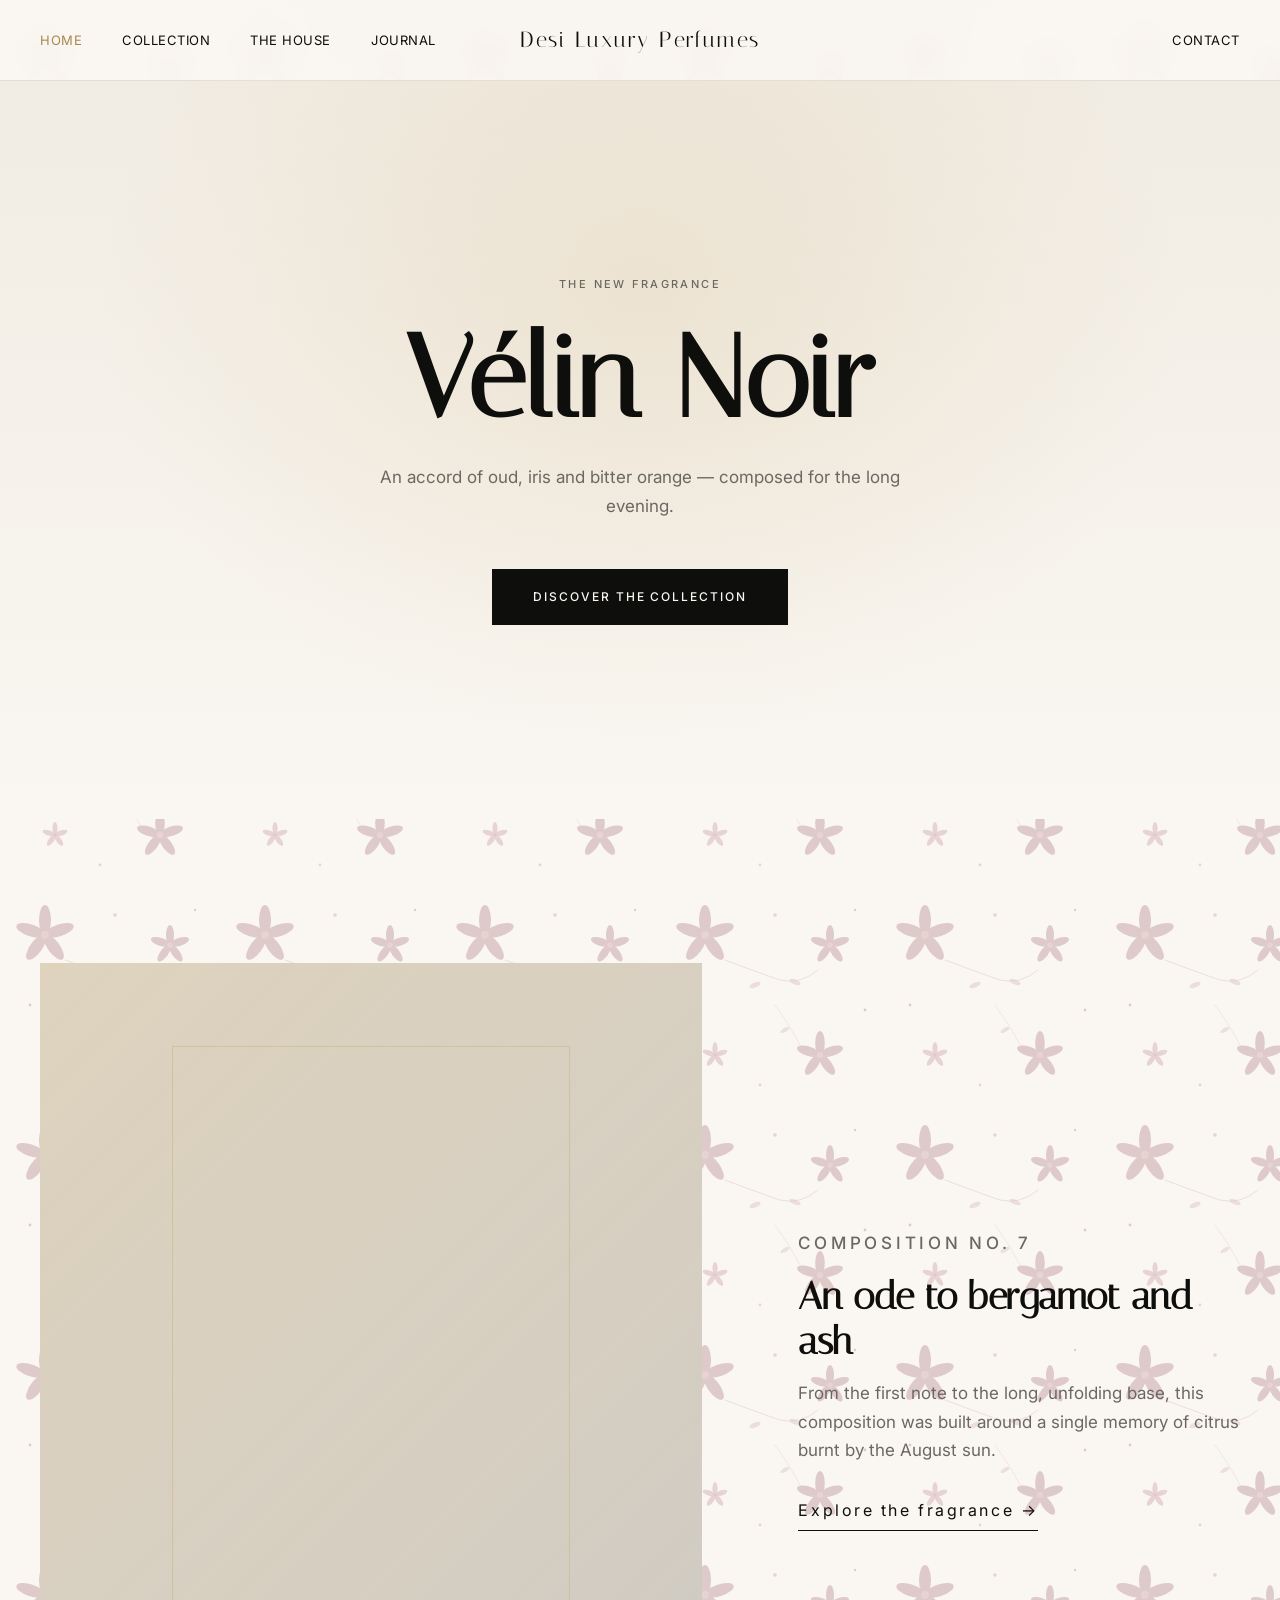
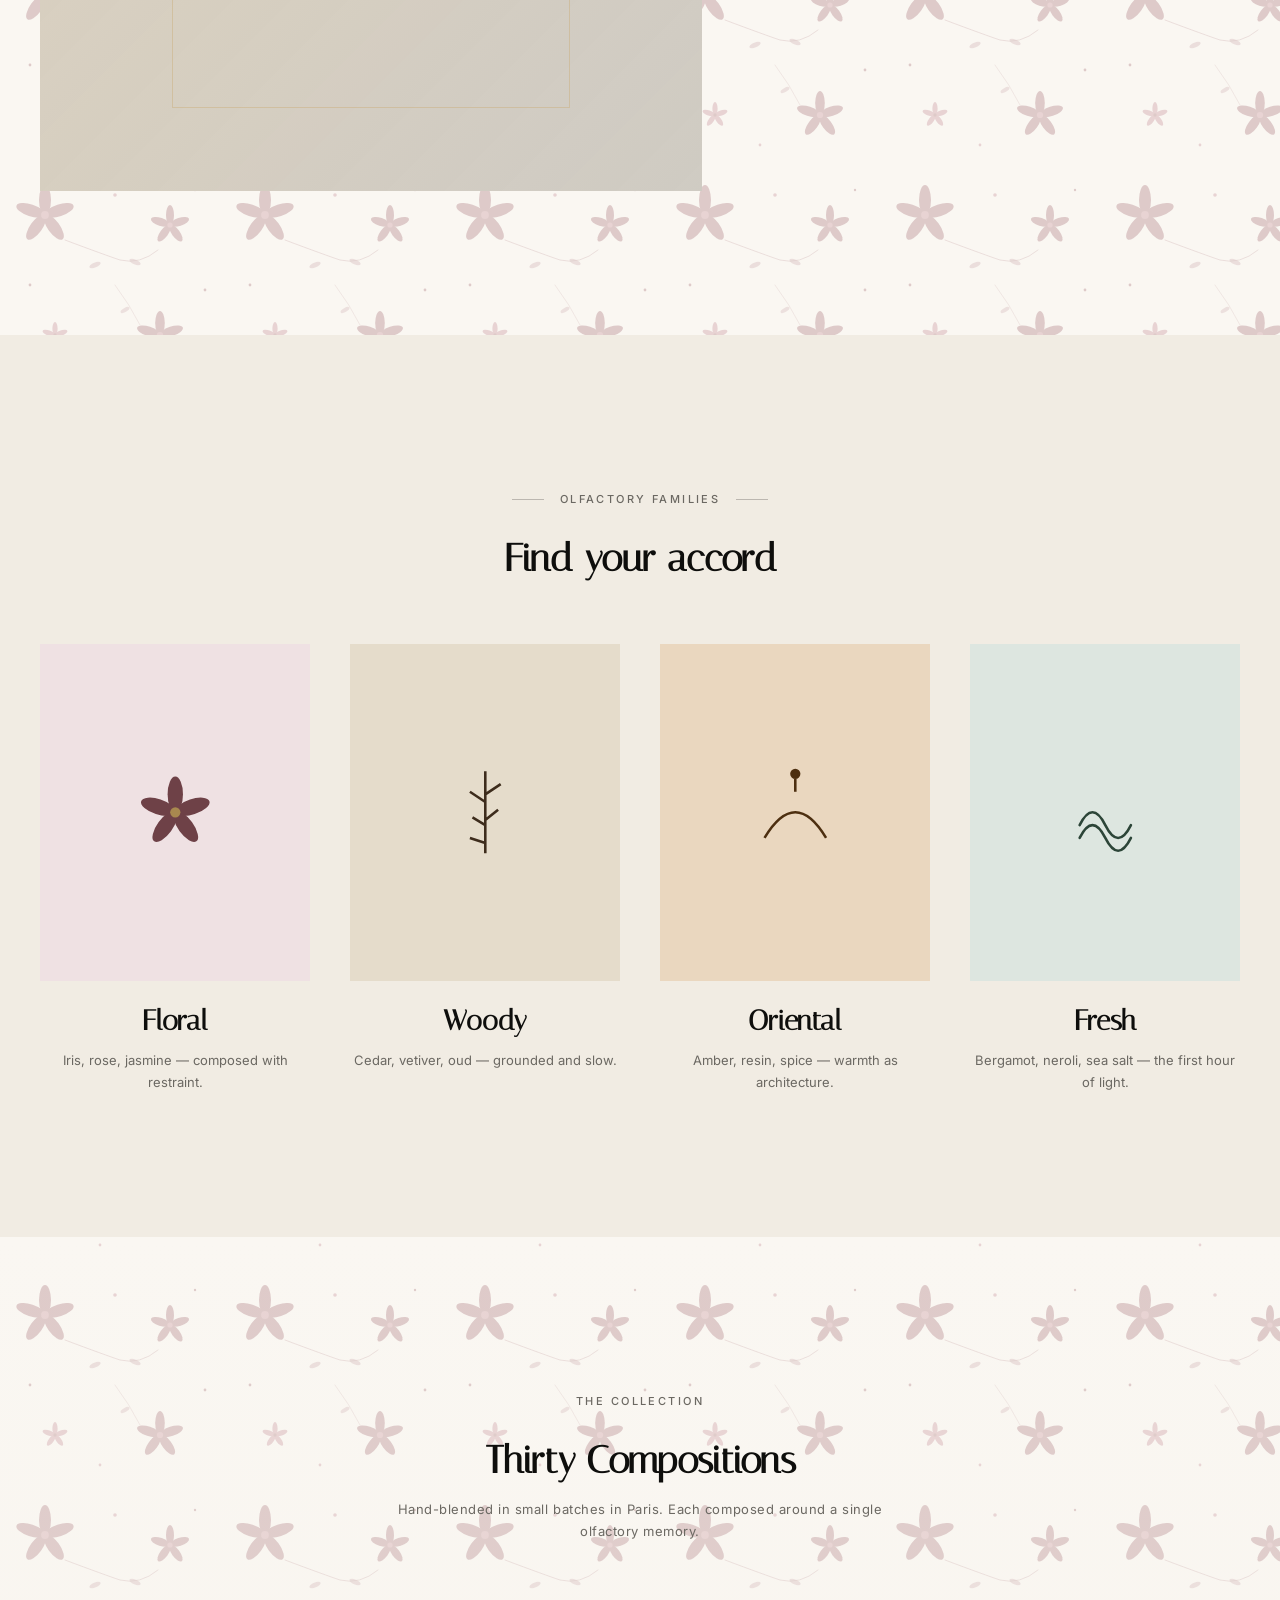
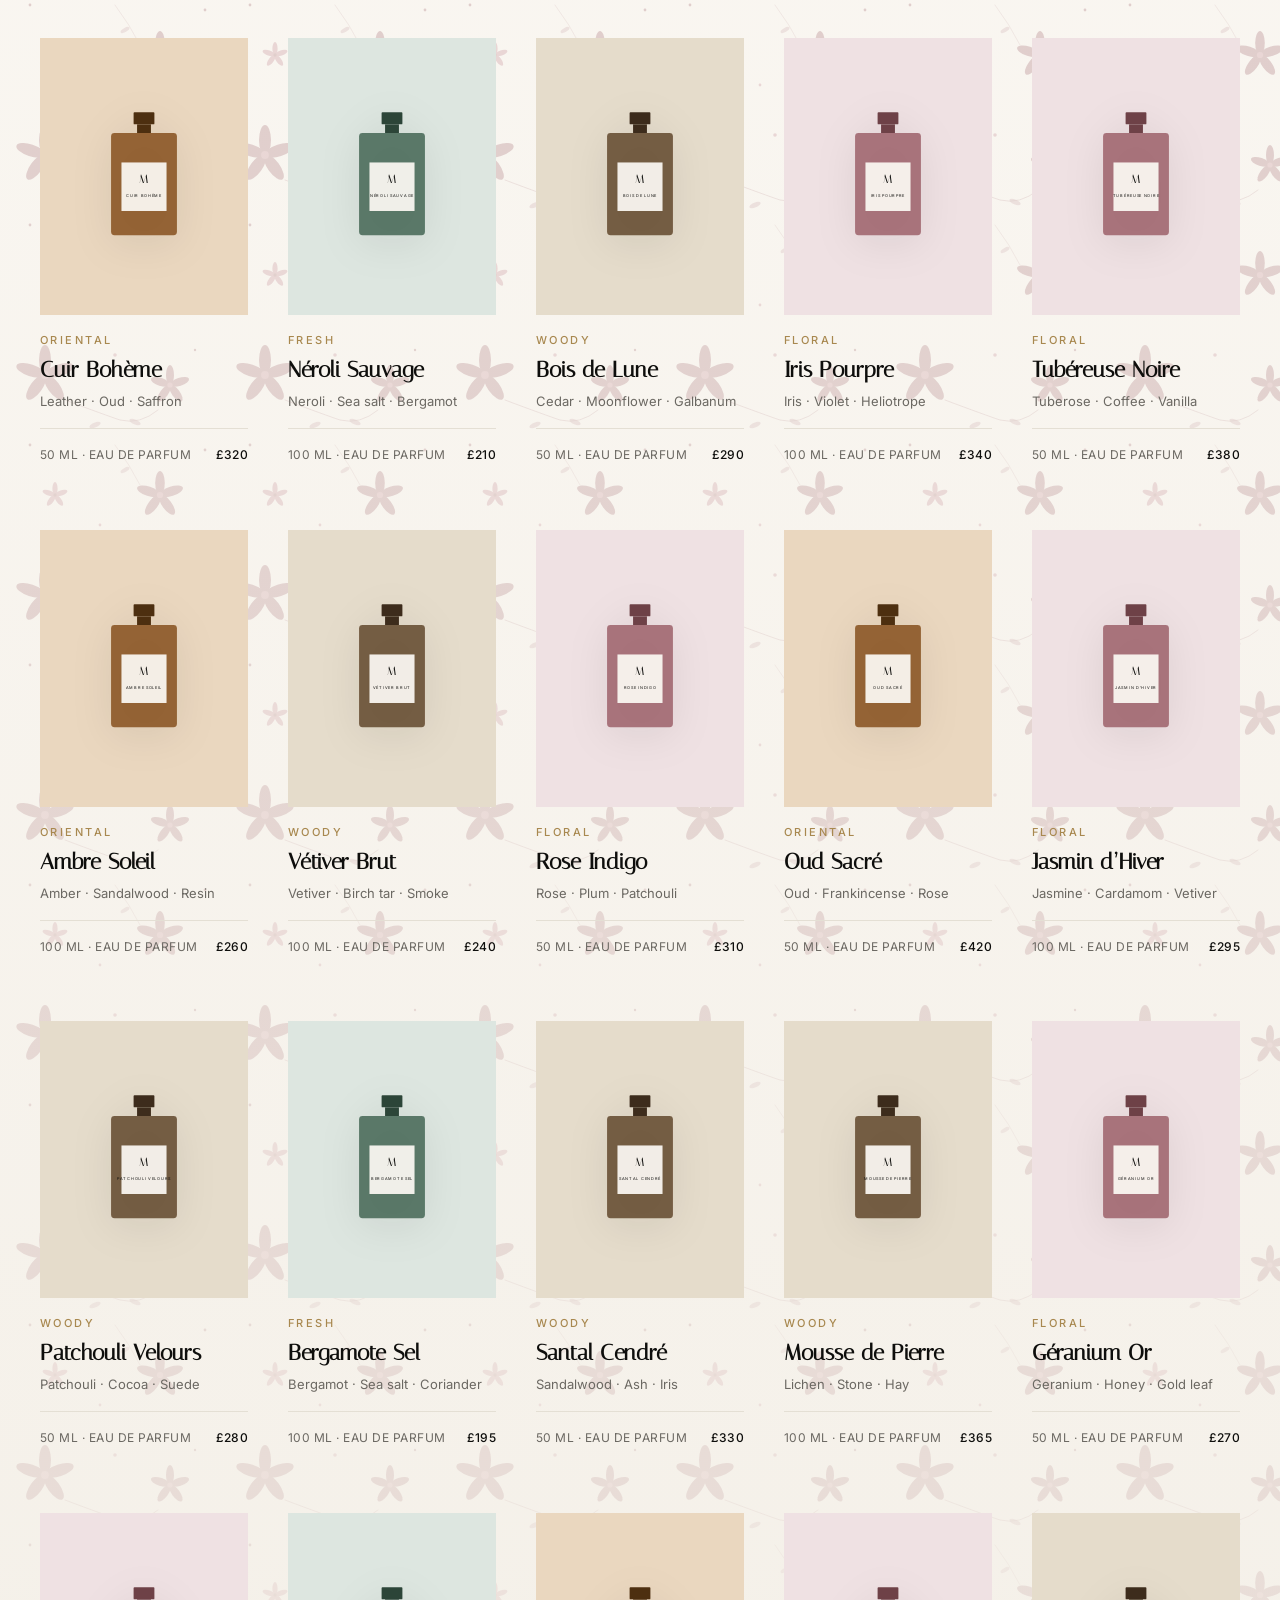
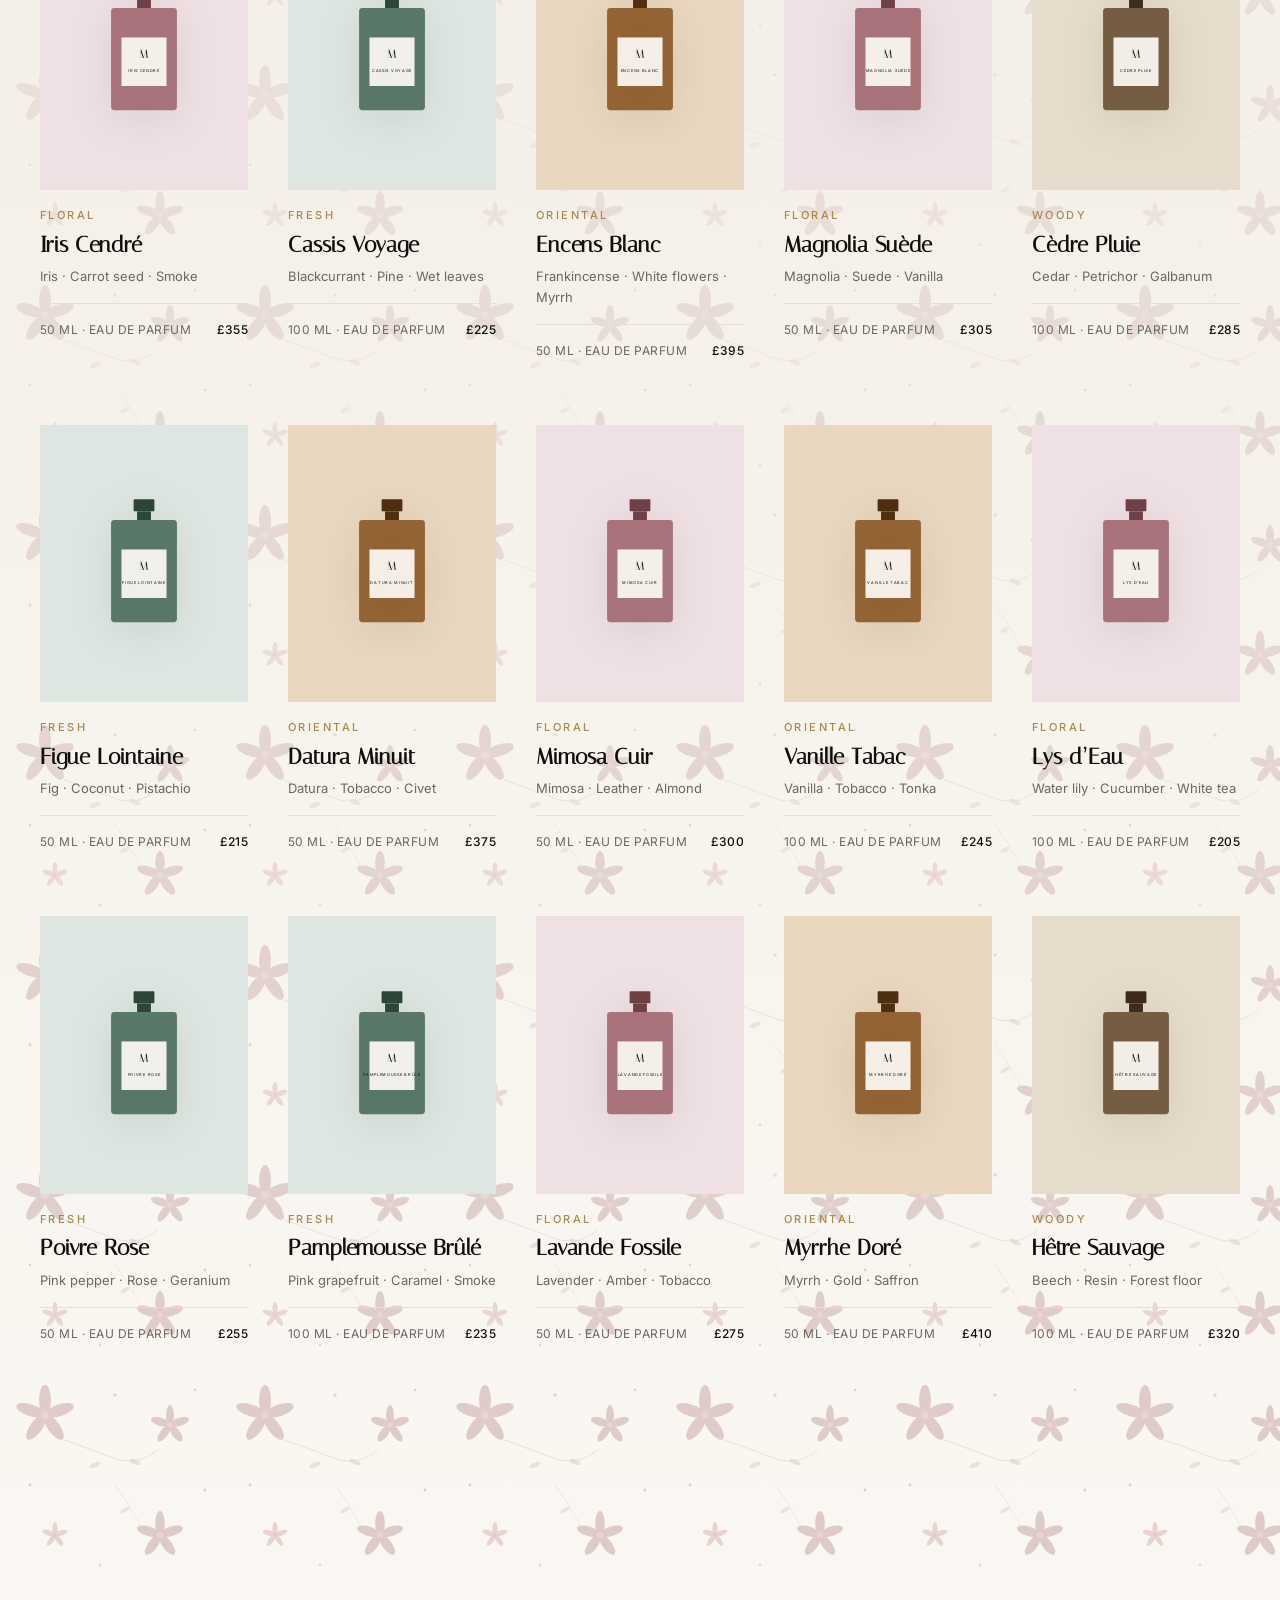
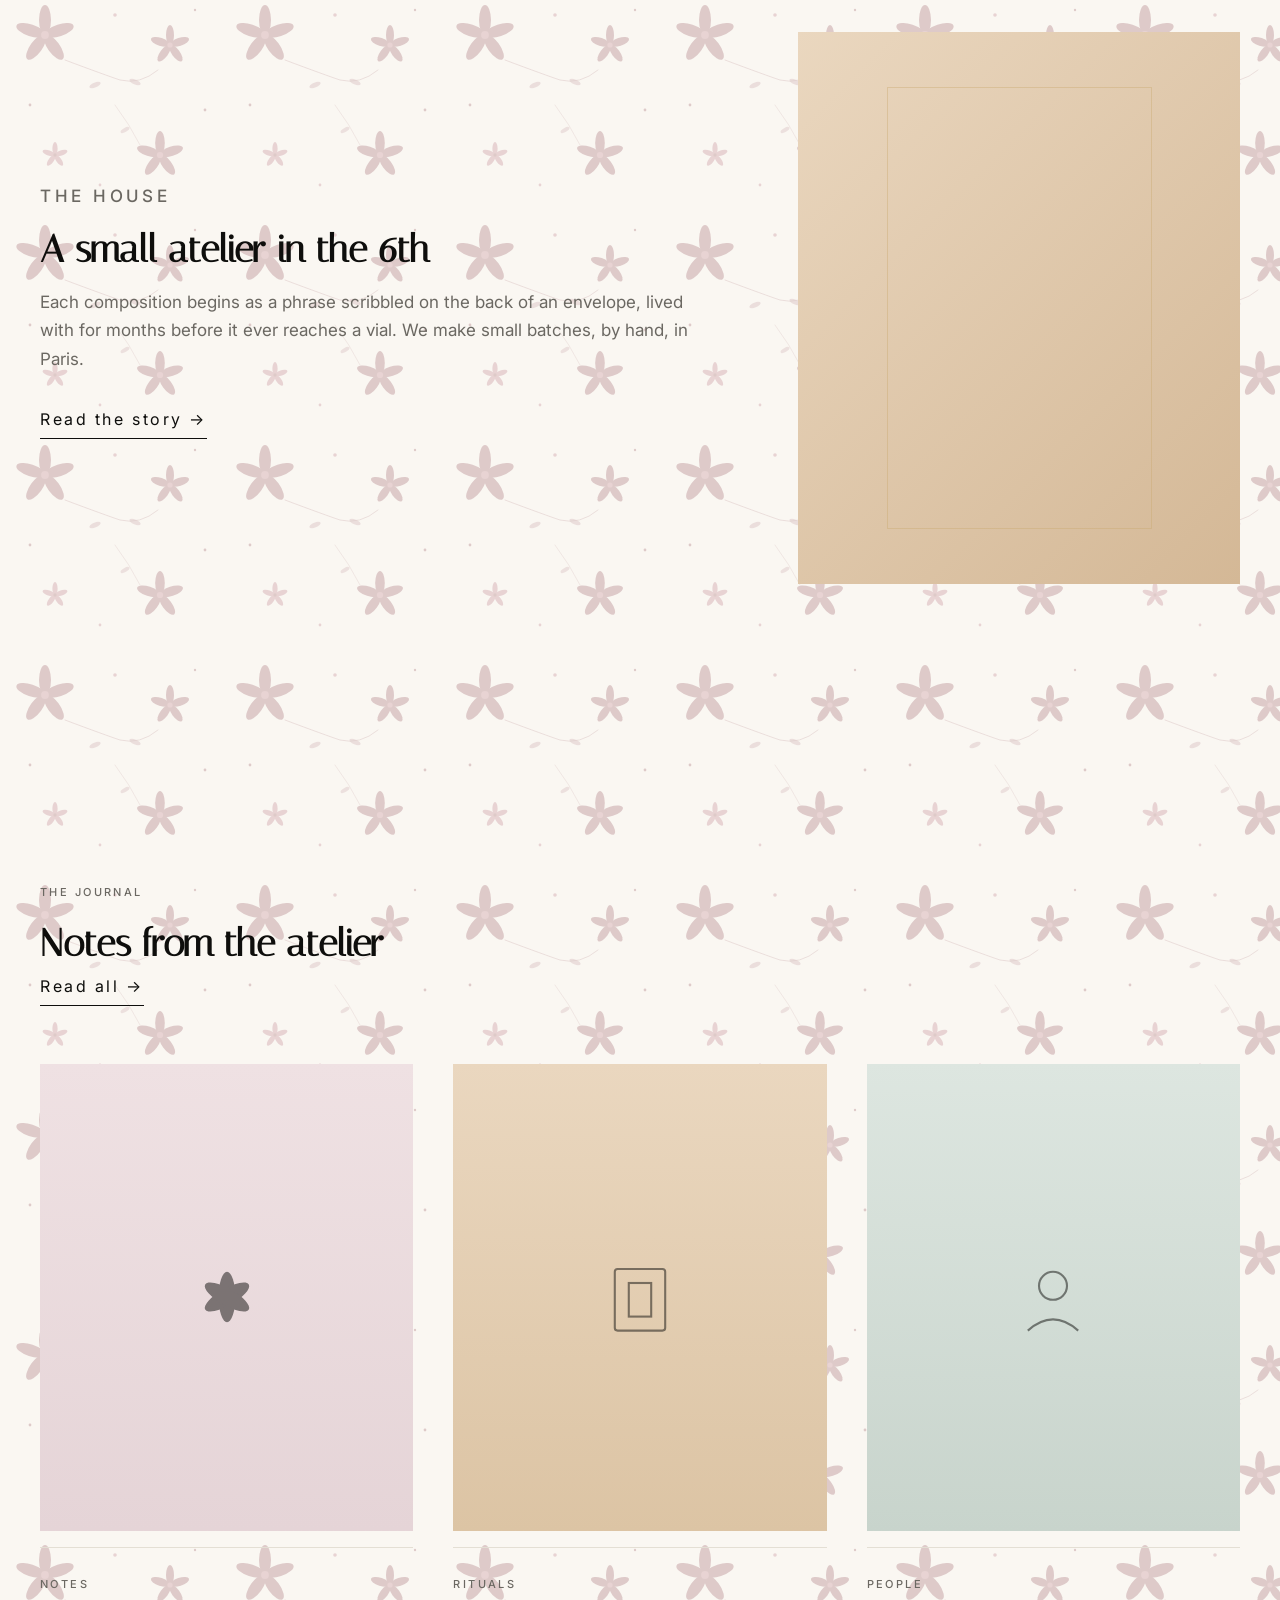
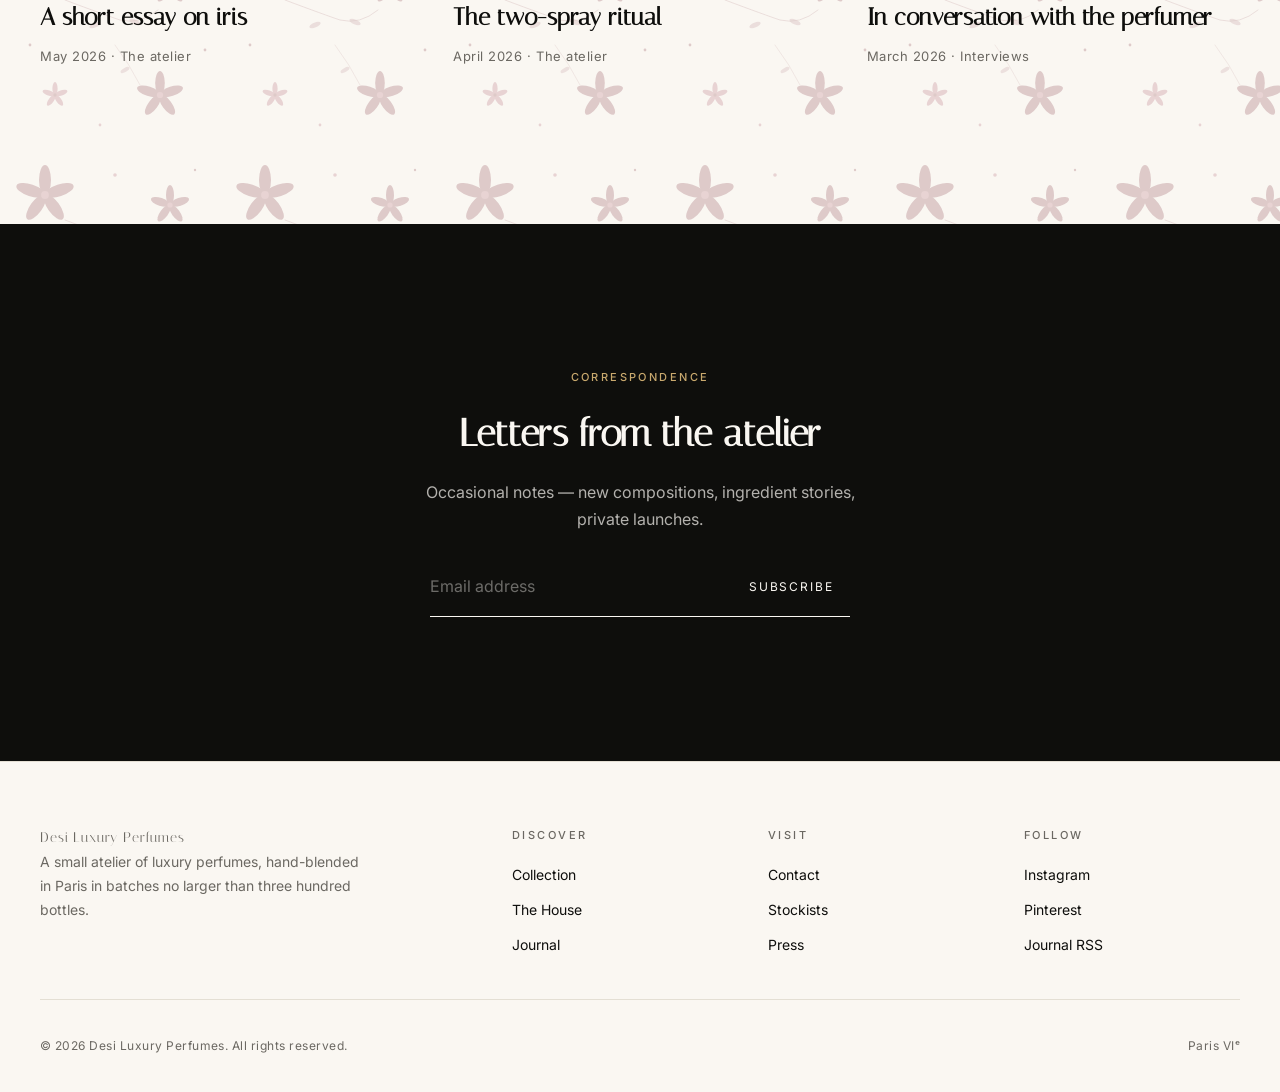
<file: index.html>
<!doctype html>
<html lang="en">
<head>
  <meta charset="utf-8">
  <meta name="viewport" content="width=device-width, initial-scale=1, viewport-fit=cover">
  <meta name="theme-color" content="#FAF7F2">
  <title>Desi Luxury Perfumes — Hand-blended fragrances</title>
  <meta name="description" content="Desi Luxury Perfumes is a small atelier composing fragrances in small batches. Thirty compositions, each built around a single olfactory memory.">

  <meta property="og:title" content="Desi Luxury Perfumes">
  <meta property="og:description" content="Thirty compositions, hand-blended in small batches.">
  <meta property="og:type" content="website">

  <link rel="preconnect" href="https://fonts.googleapis.com">
  <link rel="preconnect" href="https://fonts.gstatic.com" crossorigin>
  <link rel="stylesheet" href="https://fonts.googleapis.com/css2?family=Italiana&family=Inter:wght@400;500&display=swap">

  <link rel="stylesheet" href="assets/tokens.css">
  <link rel="stylesheet" href="assets/components.css">
  <link rel="stylesheet" href="assets/site.css">

  <script src="assets/global.js" defer></script>
</head>

<body>
  <a class="skip-to-content-link" href="#main">Skip to content</a>

  <header class="header" data-header>
    <div class="container header__inner">
      <button class="header__menu-toggle" type="button" aria-label="Menu" aria-expanded="false" data-menu-toggle>
        <span class="header__menu-bars" aria-hidden="true"></span>
      </button>

      <nav class="header__nav" aria-label="Primary">
        <ul>
          <li><a href="index.html" aria-current="page">Home</a></li>
          <li><a href="collection.html">Collection</a></li>
          <li><a href="the-house.html">The House</a></li>
          <li><a href="journal.html">Journal</a></li>
        </ul>
      </nav>

      <a href="index.html" class="header__logo">Desi Luxury Perfumes</a>

      <div class="header__actions">
        <a href="contact.html">Contact</a>
      </div>
    </div>

    <div class="header__panel">
      <ul>
        <li><a href="index.html">Home</a></li>
        <li><a href="collection.html">Collection</a></li>
        <li><a href="the-house.html">The House</a></li>
        <li><a href="journal.html">Journal</a></li>
        <li><a href="contact.html">Contact</a></li>
      </ul>
    </div>
  </header>

  <main id="main">

    <!-- HERO -->
    <section class="hero">
      <div class="hero__inner">
        <p class="t-eyebrow hero__eyebrow">The new fragrance</p>
        <h1 class="t-hero hero__heading">Vélin Noir</h1>
        <p class="hero__sub">An accord of oud, iris and bitter orange — composed for the long evening.</p>
        <a href="collection.html" class="btn hero__cta">Discover the collection</a>
      </div>
    </section>

    <!-- EDITORIAL SPLIT -->
    <section class="editorial-split">
      <div class="container">
        <div class="split">
          <div class="editorial-split__media" aria-hidden="true"></div>
          <div class="editorial-split__body">
            <p class="t-eyebrow">Composition no. 7</p>
            <h2 class="t-h2">An ode to bergamot and ash</h2>
            <p>From the first note to the long, unfolding base, this composition was built around a single memory of citrus burnt by the August sun.</p>
            <a href="collection.html" class="btn--inline editorial-split__cta">Explore the fragrance →</a>
          </div>
        </div>
      </div>
    </section>

    <!-- FAMILY TILES -->
    <section class="family-tiles">
      <div class="container">
        <header class="family-tiles__head">
          <p class="t-eyebrow eyebrow-rule">Olfactory families</p>
          <h2 class="t-h2">Find your accord</h2>
        </header>

        <div class="grid grid--families">
          <a href="collection.html#floral" class="family-tile family-tile--floral">
            <div class="family-tile__media">
              <svg viewBox="0 0 80 80" aria-hidden="true"><g fill="#6e4147" transform="translate(40 40)"><ellipse cx="0" cy="-14" rx="6" ry="14"/><ellipse cx="0" cy="-14" rx="6" ry="14" transform="rotate(72)"/><ellipse cx="0" cy="-14" rx="6" ry="14" transform="rotate(144)"/><ellipse cx="0" cy="-14" rx="6" ry="14" transform="rotate(216)"/><ellipse cx="0" cy="-14" rx="6" ry="14" transform="rotate(288)"/><circle r="4" fill="#a8884F"/></g></svg>
            </div>
            <div class="family-tile__body">
              <h3 class="family-tile__title">Floral</h3>
              <p>Iris, rose, jasmine — composed with restraint.</p>
            </div>
          </a>

          <a href="collection.html#woody" class="family-tile family-tile--woody">
            <div class="family-tile__media">
              <svg viewBox="0 0 80 80" aria-hidden="true"><g stroke="#3d2c1c" stroke-width="2" fill="none"><path d="M40 8 V72 M28 24 L40 32 M52 18 L40 26 M30 44 L40 50 M50 38 L40 46 M28 60 L40 64"/></g></svg>
            </div>
            <div class="family-tile__body">
              <h3 class="family-tile__title">Woody</h3>
              <p>Cedar, vetiver, oud — grounded and slow.</p>
            </div>
          </a>

          <a href="collection.html#oriental" class="family-tile family-tile--oriental">
            <div class="family-tile__media">
              <svg viewBox="0 0 80 80" aria-hidden="true"><g stroke="#4d2f10" stroke-width="2" fill="none"><path d="M16 60 Q40 20 64 60"/><path d="M40 24 V14"/><circle cx="40" cy="10" r="3" fill="#4d2f10"/></g></svg>
            </div>
            <div class="family-tile__body">
              <h3 class="family-tile__title">Oriental</h3>
              <p>Amber, resin, spice — warmth as architecture.</p>
            </div>
          </a>

          <a href="collection.html#fresh" class="family-tile family-tile--fresh">
            <div class="family-tile__media">
              <svg viewBox="0 0 80 80" aria-hidden="true"><g fill="none" stroke="#2c4538" stroke-width="2" stroke-linecap="round"><path d="M20 50 Q30 30 40 50 Q50 70 60 50"/><path d="M20 60 Q30 40 40 60 Q50 80 60 60"/></g></svg>
            </div>
            <div class="family-tile__body">
              <h3 class="family-tile__title">Fresh</h3>
              <p>Bergamot, neroli, sea salt — the first hour of light.</p>
            </div>
          </a>
        </div>
      </div>
    </section>

    <!-- DEMO FRAGRANCE GRID -->
    <section class="demo-grid" id="collection">
      <div class="container">
        <header class="demo-grid__head">
          <p class="t-eyebrow">The Collection</p>
          <h2 class="t-h2 demo-grid__heading">Thirty Compositions</h2>
          <p class="demo-grid__body t-small">Hand-blended in small batches in Paris. Each composed around a single olfactory memory.</p>
        </header>

        <ul class="demo-grid__list" id="collection-grid">
          <!-- Cards rendered by JS below for maintainability; also visible via SSR-like inline below -->
        </ul>

        <noscript>
          <p class="t-small" style="text-align:center;padding:var(--space-5);color:var(--smoke);">Enable JavaScript to see the collection.</p>
        </noscript>
      </div>
    </section>

    <!-- EDITORIAL SPLIT (atelier) -->
    <section class="editorial-split">
      <div class="container">
        <div class="split split--reverse">
          <div class="editorial-split__media" aria-hidden="true" style="background: linear-gradient(135deg, #ead7bf, #d4b896);"></div>
          <div class="editorial-split__body">
            <p class="t-eyebrow">The house</p>
            <h2 class="t-h2">A small atelier in the 6th</h2>
            <p>Each composition begins as a phrase scribbled on the back of an envelope, lived with for months before it ever reaches a vial. We make small batches, by hand, in Paris.</p>
            <a href="the-house.html" class="btn--inline editorial-split__cta">Read the story →</a>
          </div>
        </div>
      </div>
    </section>

    <!-- JOURNAL TEASER -->
    <section class="journal-teaser">
      <div class="container">
        <header class="journal-teaser__head">
          <p class="t-eyebrow">The Journal</p>
          <h2 class="t-h2">Notes from the atelier</h2>
          <a href="journal.html" class="btn--inline">Read all →</a>
        </header>

        <ul class="journal-teaser__list">
          <li class="journal-card journal-card--notes">
            <a href="journal.html">
              <div class="journal-card__media">
                <svg viewBox="0 0 80 80" aria-hidden="true"><g fill="#0E0E0C"><ellipse cx="40" cy="40" rx="6" ry="18"/><ellipse cx="40" cy="40" rx="6" ry="18" transform="rotate(60 40 40)"/><ellipse cx="40" cy="40" rx="6" ry="18" transform="rotate(120 40 40)"/></g></svg>
              </div>
              <div class="journal-card__body">
                <p class="t-eyebrow">Notes</p>
                <h3 class="journal-card__title">A short essay on iris</h3>
                <p class="t-small">May 2026 · The atelier</p>
              </div>
            </a>
          </li>

          <li class="journal-card journal-card--rituals">
            <a href="journal.html">
              <div class="journal-card__media">
                <svg viewBox="0 0 80 80" aria-hidden="true"><g stroke="#0E0E0C" stroke-width="1.5" fill="none"><rect x="22" y="20" width="36" height="44" rx="2"/><rect x="32" y="30" width="16" height="24"/></g></svg>
              </div>
              <div class="journal-card__body">
                <p class="t-eyebrow">Rituals</p>
                <h3 class="journal-card__title">The two-spray ritual</h3>
                <p class="t-small">April 2026 · The atelier</p>
              </div>
            </a>
          </li>

          <li class="journal-card journal-card--people">
            <a href="journal.html">
              <div class="journal-card__media">
                <svg viewBox="0 0 80 80" aria-hidden="true"><g stroke="#0E0E0C" stroke-width="1.5" fill="none"><circle cx="40" cy="32" r="10"/><path d="M22 64 Q40 48 58 64"/></g></svg>
              </div>
              <div class="journal-card__body">
                <p class="t-eyebrow">People</p>
                <h3 class="journal-card__title">In conversation with the perfumer</h3>
                <p class="t-small">March 2026 · Interviews</p>
              </div>
            </a>
          </li>
        </ul>
      </div>
    </section>

    <!-- NEWSLETTER -->
    <section class="newsletter">
      <div class="container newsletter__inner">
        <p class="t-eyebrow newsletter__eyebrow">Correspondence</p>
        <h2 class="t-h2 newsletter__heading">Letters from the atelier</h2>
        <p class="newsletter__sub">Occasional notes — new compositions, ingredient stories, private launches.</p>
        <form class="newsletter__form" data-newsletter>
          <input type="email" name="email" placeholder="Email address" required>
          <button type="submit">Subscribe</button>
        </form>
        <p class="t-small" data-newsletter-message hidden style="color: var(--champagne);"></p>
      </div>
    </section>

  </main>

  <footer class="footer">
    <div class="container">
      <div class="footer__cols">
        <div class="footer__col footer__brand">
          <p class="footer__brand-wordmark">Desi Luxury Perfumes</p>
          <p>A small atelier of luxury perfumes, hand-blended in Paris in batches no larger than three hundred bottles.</p>
        </div>
        <div class="footer__col">
          <h4>Discover</h4>
          <ul>
            <li><a href="collection.html">Collection</a></li>
            <li><a href="the-house.html">The House</a></li>
            <li><a href="journal.html">Journal</a></li>
          </ul>
        </div>
        <div class="footer__col">
          <h4>Visit</h4>
          <ul>
            <li><a href="contact.html">Contact</a></li>
            <li><a href="contact.html">Stockists</a></li>
            <li><a href="contact.html">Press</a></li>
          </ul>
        </div>
        <div class="footer__col">
          <h4>Follow</h4>
          <ul>
            <li><a href="#" rel="noreferrer noopener">Instagram</a></li>
            <li><a href="#" rel="noreferrer noopener">Pinterest</a></li>
            <li><a href="#" rel="noreferrer noopener">Journal RSS</a></li>
          </ul>
        </div>
      </div>
      <div class="footer__base">
        <p>© 2026 Desi Luxury Perfumes. All rights reserved.</p>
        <p>Paris VIᵉ</p>
      </div>
    </div>
  </footer>

  <!-- Renders the 30 fragrance cards from a single source of truth -->
  <script>
    (function () {
      const fragrances = [
        { name: "Cuir Bohème", family: "Oriental", notes: "Leather · Oud · Saffron", price: 320, size: 50 },
        { name: "Néroli Sauvage", family: "Fresh", notes: "Neroli · Sea salt · Bergamot", price: 210, size: 100 },
        { name: "Bois de Lune", family: "Woody", notes: "Cedar · Moonflower · Galbanum", price: 290, size: 50 },
        { name: "Iris Pourpre", family: "Floral", notes: "Iris · Violet · Heliotrope", price: 340, size: 100 },
        { name: "Tubéreuse Noire", family: "Floral", notes: "Tuberose · Coffee · Vanilla", price: 380, size: 50 },
        { name: "Ambre Soleil", family: "Oriental", notes: "Amber · Sandalwood · Resin", price: 260, size: 100 },
        { name: "Vétiver Brut", family: "Woody", notes: "Vetiver · Birch tar · Smoke", price: 240, size: 100 },
        { name: "Rose Indigo", family: "Floral", notes: "Rose · Plum · Patchouli", price: 310, size: 50 },
        { name: "Oud Sacré", family: "Oriental", notes: "Oud · Frankincense · Rose", price: 420, size: 50 },
        { name: "Jasmin d’Hiver", family: "Floral", notes: "Jasmine · Cardamom · Vetiver", price: 295, size: 100 },
        { name: "Patchouli Velours", family: "Woody", notes: "Patchouli · Cocoa · Suede", price: 280, size: 50 },
        { name: "Bergamote Sel", family: "Fresh", notes: "Bergamot · Sea salt · Coriander", price: 195, size: 100 },
        { name: "Santal Cendré", family: "Woody", notes: "Sandalwood · Ash · Iris", price: 330, size: 50 },
        { name: "Mousse de Pierre", family: "Woody", notes: "Lichen · Stone · Hay", price: 365, size: 100 },
        { name: "Géranium Or", family: "Floral", notes: "Geranium · Honey · Gold leaf", price: 270, size: 50 },
        { name: "Iris Cendré", family: "Floral", notes: "Iris · Carrot seed · Smoke", price: 355, size: 50 },
        { name: "Cassis Voyage", family: "Fresh", notes: "Blackcurrant · Pine · Wet leaves", price: 225, size: 100 },
        { name: "Encens Blanc", family: "Oriental", notes: "Frankincense · White flowers · Myrrh", price: 395, size: 50 },
        { name: "Magnolia Suède", family: "Floral", notes: "Magnolia · Suede · Vanilla", price: 305, size: 50 },
        { name: "Cèdre Pluie", family: "Woody", notes: "Cedar · Petrichor · Galbanum", price: 285, size: 100 },
        { name: "Figue Lointaine", family: "Fresh", notes: "Fig · Coconut · Pistachio", price: 215, size: 50 },
        { name: "Datura Minuit", family: "Oriental", notes: "Datura · Tobacco · Civet", price: 375, size: 50 },
        { name: "Mimosa Cuir", family: "Floral", notes: "Mimosa · Leather · Almond", price: 300, size: 50 },
        { name: "Vanille Tabac", family: "Oriental", notes: "Vanilla · Tobacco · Tonka", price: 245, size: 100 },
        { name: "Lys d’Eau", family: "Floral", notes: "Water lily · Cucumber · White tea", price: 205, size: 100 },
        { name: "Poivre Rose", family: "Fresh", notes: "Pink pepper · Rose · Geranium", price: 255, size: 50 },
        { name: "Pamplemousse Brûlé", family: "Fresh", notes: "Pink grapefruit · Caramel · Smoke", price: 235, size: 100 },
        { name: "Lavande Fossile", family: "Floral", notes: "Lavender · Amber · Tobacco", price: 275, size: 50 },
        { name: "Myrrhe Doré", family: "Oriental", notes: "Myrrh · Gold · Saffron", price: 410, size: 50 },
        { name: "Hêtre Sauvage", family: "Woody", notes: "Beech · Resin · Forest floor", price: 320, size: 100 }
      ];

      // Expose for the dedicated collection page
      window.MAISON_FRAGRANCES = fragrances;

      function bottle(name) {
        return `
          <svg class="demo-card__bottle" viewBox="0 0 120 160" xmlns="http://www.w3.org/2000/svg" aria-hidden="true">
            <rect x="48" y="6" width="24" height="14" rx="1" class="demo-card__cap"/>
            <rect x="52" y="20" width="16" height="10" class="demo-card__neck"/>
            <rect x="22" y="30" width="76" height="118" rx="4" class="demo-card__body-shape"/>
            <rect x="34" y="64" width="52" height="56" class="demo-card__label-rect"/>
            <text x="60" y="88" text-anchor="middle" class="demo-card__label-mark">M</text>
            <text x="60" y="104" text-anchor="middle" class="demo-card__label-name">${name.toUpperCase()}</text>
          </svg>
        `;
      }

      function card(f) {
        const familyClass = 'demo-card--' + f.family.toLowerCase();
        return `
          <li class="demo-card ${familyClass}">
            <a href="#" class="demo-card__link" aria-label="${f.name} — preview only" onclick="event.preventDefault()">
              <div class="demo-card__media">${bottle(f.name)}</div>
              <div class="demo-card__body-text">
                <p class="t-eyebrow demo-card__family">${f.family}</p>
                <h3 class="demo-card__name">${f.name}</h3>
                <p class="demo-card__notes">${f.notes}</p>
                <div class="demo-card__meta">
                  <span class="demo-card__size">${f.size} ml · Eau de Parfum</span>
                  <span class="demo-card__price">£${f.price}</span>
                </div>
              </div>
            </a>
          </li>
        `;
      }

      const grid = document.getElementById('collection-grid');
      if (grid) grid.innerHTML = fragrances.map(card).join('');
    })();
  </script>
</body>
</html>
</file>
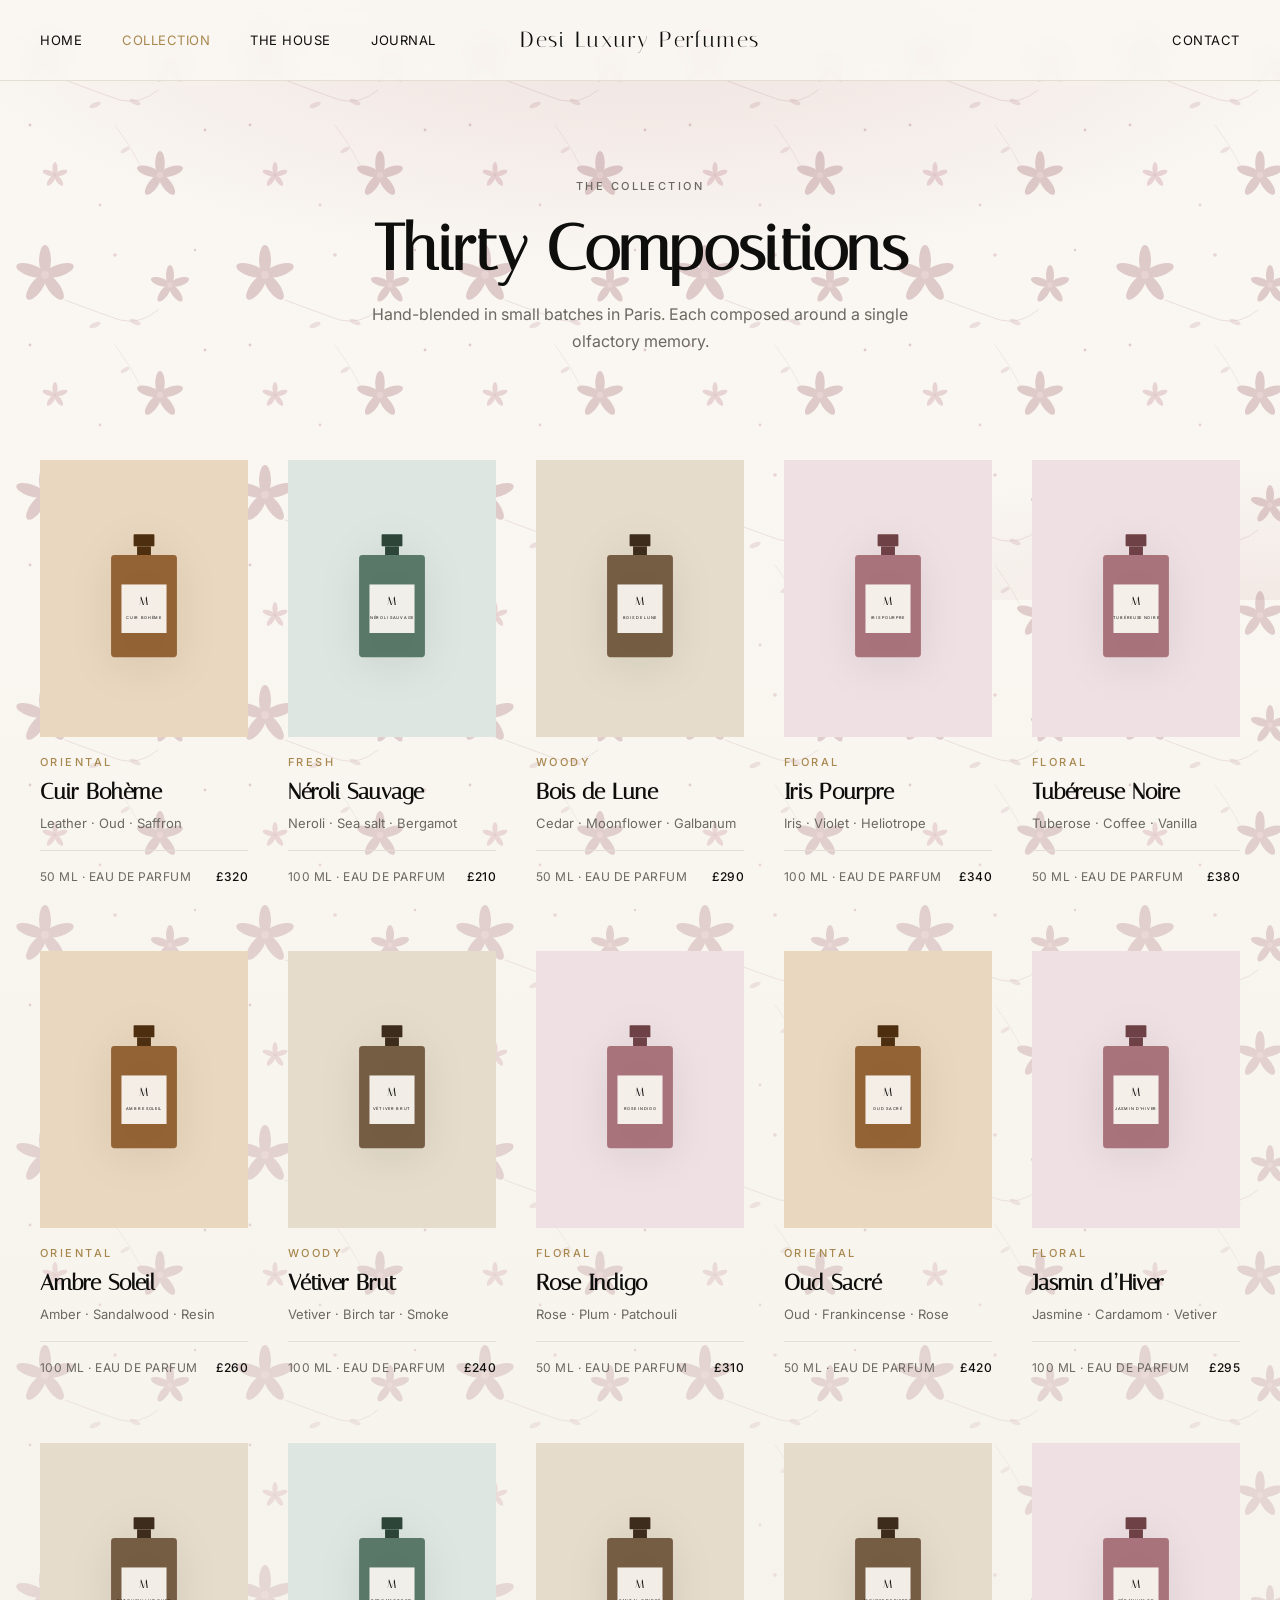
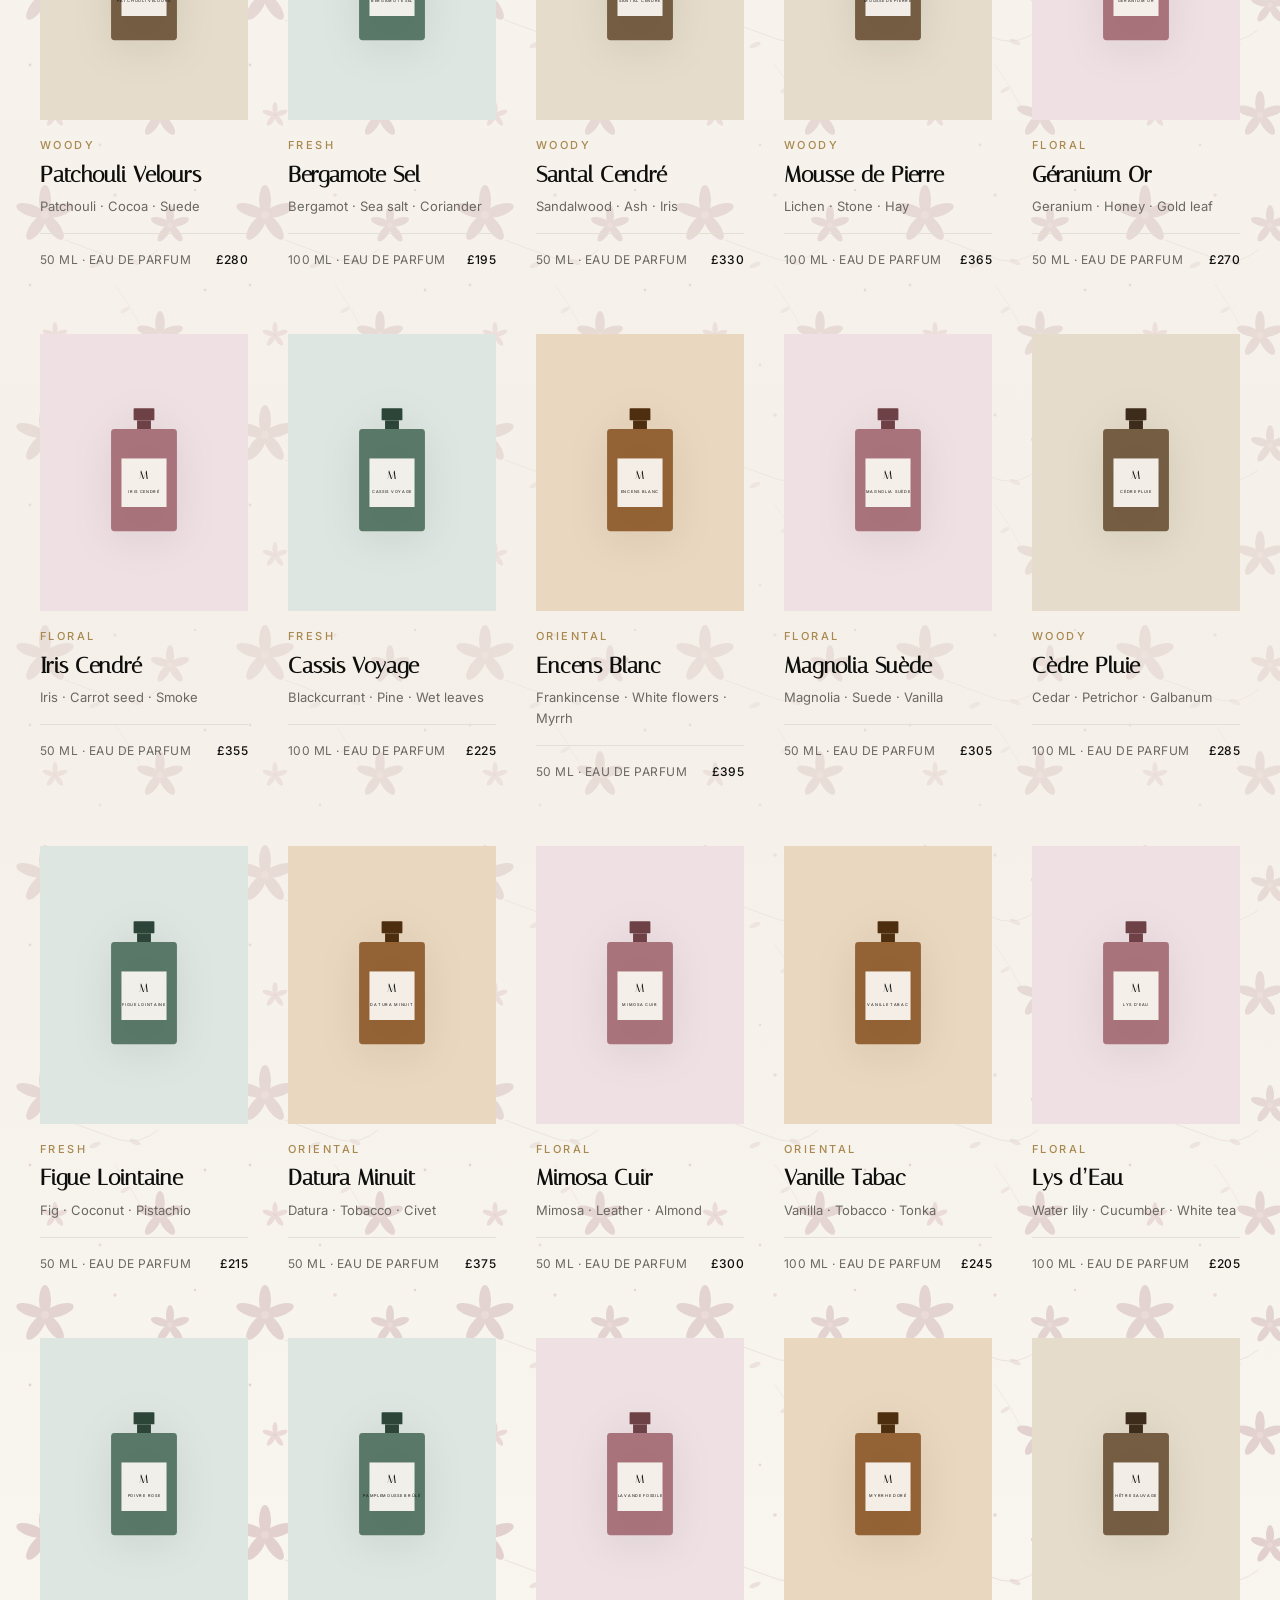
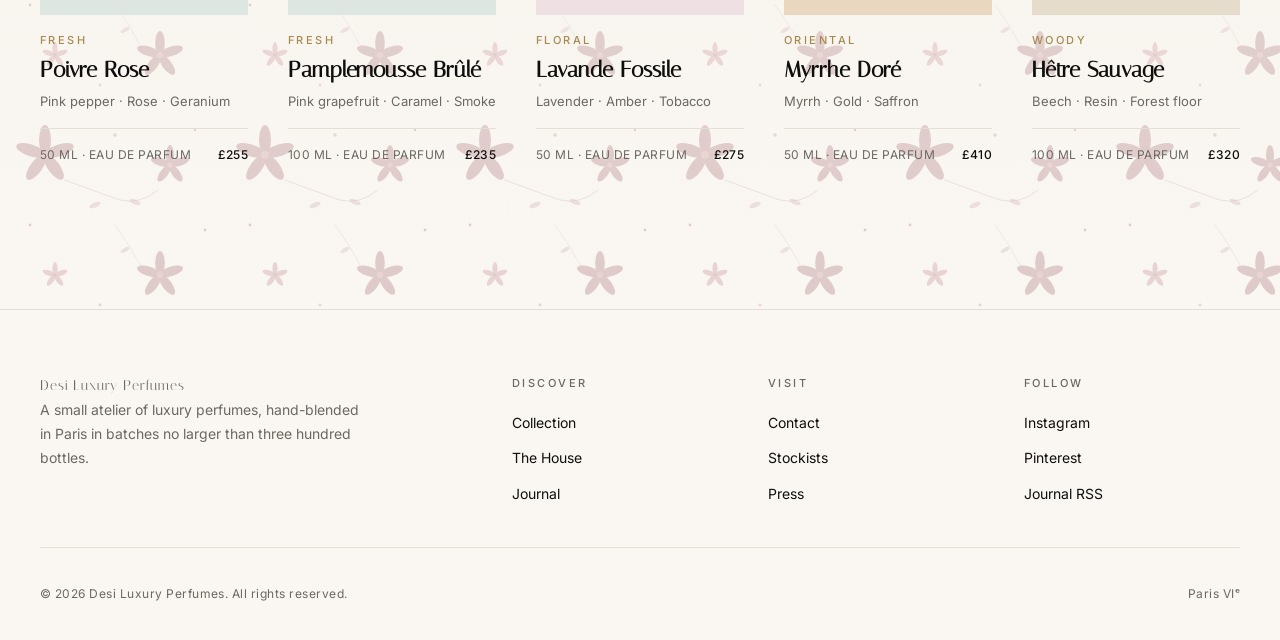
<file: collection.html>
<!doctype html>
<html lang="en">
<head>
  <meta charset="utf-8">
  <meta name="viewport" content="width=device-width, initial-scale=1, viewport-fit=cover">
  <meta name="theme-color" content="#FAF7F2">
  <title>The Collection — Desi Luxury Perfumes</title>
  <meta name="description" content="The full Desi Luxury Perfumes collection: thirty compositions across floral, woody, oriental and fresh families.">

  <link rel="preconnect" href="https://fonts.googleapis.com">
  <link rel="preconnect" href="https://fonts.gstatic.com" crossorigin>
  <link rel="stylesheet" href="https://fonts.googleapis.com/css2?family=Italiana&family=Inter:wght@400;500&display=swap">
  <link rel="stylesheet" href="assets/tokens.css">
  <link rel="stylesheet" href="assets/components.css">
  <link rel="stylesheet" href="assets/site.css">
  <script src="assets/global.js" defer></script>
</head>
<body>
  <a class="skip-to-content-link" href="#main">Skip to content</a>

  <header class="header" data-header>
    <div class="container header__inner">
      <button class="header__menu-toggle" type="button" aria-label="Menu" aria-expanded="false" data-menu-toggle>
        <span class="header__menu-bars" aria-hidden="true"></span>
      </button>
      <nav class="header__nav" aria-label="Primary">
        <ul>
          <li><a href="index.html">Home</a></li>
          <li><a href="collection.html" aria-current="page">Collection</a></li>
          <li><a href="the-house.html">The House</a></li>
          <li><a href="journal.html">Journal</a></li>
        </ul>
      </nav>
      <a href="index.html" class="header__logo">Desi Luxury Perfumes</a>
      <div class="header__actions"><a href="contact.html">Contact</a></div>
    </div>
    <div class="header__panel">
      <ul>
        <li><a href="index.html">Home</a></li>
        <li><a href="collection.html">Collection</a></li>
        <li><a href="the-house.html">The House</a></li>
        <li><a href="journal.html">Journal</a></li>
        <li><a href="contact.html">Contact</a></li>
      </ul>
    </div>
  </header>

  <main id="main">

    <section class="page-hero">
      <div class="container">
        <p class="t-eyebrow page-hero__eyebrow">The Collection</p>
        <h1 class="page-hero__heading">Thirty Compositions</h1>
        <p class="page-hero__sub">Hand-blended in small batches in Paris. Each composed around a single olfactory memory.</p>
      </div>
    </section>

    <section class="demo-grid" style="padding-top: var(--space-5);">
      <div class="container">
        <ul class="demo-grid__list" id="collection-grid"></ul>
      </div>
    </section>

  </main>

  <footer class="footer">
    <div class="container">
      <div class="footer__cols">
        <div class="footer__col footer__brand">
          <p class="footer__brand-wordmark">Desi Luxury Perfumes</p>
          <p>A small atelier of luxury perfumes, hand-blended in Paris in batches no larger than three hundred bottles.</p>
        </div>
        <div class="footer__col">
          <h4>Discover</h4>
          <ul>
            <li><a href="collection.html">Collection</a></li>
            <li><a href="the-house.html">The House</a></li>
            <li><a href="journal.html">Journal</a></li>
          </ul>
        </div>
        <div class="footer__col">
          <h4>Visit</h4>
          <ul>
            <li><a href="contact.html">Contact</a></li>
            <li><a href="contact.html">Stockists</a></li>
            <li><a href="contact.html">Press</a></li>
          </ul>
        </div>
        <div class="footer__col">
          <h4>Follow</h4>
          <ul>
            <li><a href="#">Instagram</a></li>
            <li><a href="#">Pinterest</a></li>
            <li><a href="#">Journal RSS</a></li>
          </ul>
        </div>
      </div>
      <div class="footer__base">
        <p>© 2026 Desi Luxury Perfumes. All rights reserved.</p>
        <p>Paris VIᵉ</p>
      </div>
    </div>
  </footer>

  <script>
    (function () {
      const fragrances = [
        { name: "Cuir Bohème", family: "Oriental", notes: "Leather · Oud · Saffron", price: 320, size: 50 },
        { name: "Néroli Sauvage", family: "Fresh", notes: "Neroli · Sea salt · Bergamot", price: 210, size: 100 },
        { name: "Bois de Lune", family: "Woody", notes: "Cedar · Moonflower · Galbanum", price: 290, size: 50 },
        { name: "Iris Pourpre", family: "Floral", notes: "Iris · Violet · Heliotrope", price: 340, size: 100 },
        { name: "Tubéreuse Noire", family: "Floral", notes: "Tuberose · Coffee · Vanilla", price: 380, size: 50 },
        { name: "Ambre Soleil", family: "Oriental", notes: "Amber · Sandalwood · Resin", price: 260, size: 100 },
        { name: "Vétiver Brut", family: "Woody", notes: "Vetiver · Birch tar · Smoke", price: 240, size: 100 },
        { name: "Rose Indigo", family: "Floral", notes: "Rose · Plum · Patchouli", price: 310, size: 50 },
        { name: "Oud Sacré", family: "Oriental", notes: "Oud · Frankincense · Rose", price: 420, size: 50 },
        { name: "Jasmin d’Hiver", family: "Floral", notes: "Jasmine · Cardamom · Vetiver", price: 295, size: 100 },
        { name: "Patchouli Velours", family: "Woody", notes: "Patchouli · Cocoa · Suede", price: 280, size: 50 },
        { name: "Bergamote Sel", family: "Fresh", notes: "Bergamot · Sea salt · Coriander", price: 195, size: 100 },
        { name: "Santal Cendré", family: "Woody", notes: "Sandalwood · Ash · Iris", price: 330, size: 50 },
        { name: "Mousse de Pierre", family: "Woody", notes: "Lichen · Stone · Hay", price: 365, size: 100 },
        { name: "Géranium Or", family: "Floral", notes: "Geranium · Honey · Gold leaf", price: 270, size: 50 },
        { name: "Iris Cendré", family: "Floral", notes: "Iris · Carrot seed · Smoke", price: 355, size: 50 },
        { name: "Cassis Voyage", family: "Fresh", notes: "Blackcurrant · Pine · Wet leaves", price: 225, size: 100 },
        { name: "Encens Blanc", family: "Oriental", notes: "Frankincense · White flowers · Myrrh", price: 395, size: 50 },
        { name: "Magnolia Suède", family: "Floral", notes: "Magnolia · Suede · Vanilla", price: 305, size: 50 },
        { name: "Cèdre Pluie", family: "Woody", notes: "Cedar · Petrichor · Galbanum", price: 285, size: 100 },
        { name: "Figue Lointaine", family: "Fresh", notes: "Fig · Coconut · Pistachio", price: 215, size: 50 },
        { name: "Datura Minuit", family: "Oriental", notes: "Datura · Tobacco · Civet", price: 375, size: 50 },
        { name: "Mimosa Cuir", family: "Floral", notes: "Mimosa · Leather · Almond", price: 300, size: 50 },
        { name: "Vanille Tabac", family: "Oriental", notes: "Vanilla · Tobacco · Tonka", price: 245, size: 100 },
        { name: "Lys d’Eau", family: "Floral", notes: "Water lily · Cucumber · White tea", price: 205, size: 100 },
        { name: "Poivre Rose", family: "Fresh", notes: "Pink pepper · Rose · Geranium", price: 255, size: 50 },
        { name: "Pamplemousse Brûlé", family: "Fresh", notes: "Pink grapefruit · Caramel · Smoke", price: 235, size: 100 },
        { name: "Lavande Fossile", family: "Floral", notes: "Lavender · Amber · Tobacco", price: 275, size: 50 },
        { name: "Myrrhe Doré", family: "Oriental", notes: "Myrrh · Gold · Saffron", price: 410, size: 50 },
        { name: "Hêtre Sauvage", family: "Woody", notes: "Beech · Resin · Forest floor", price: 320, size: 100 }
      ];

      function bottle(name) {
        return `<svg class="demo-card__bottle" viewBox="0 0 120 160" xmlns="http://www.w3.org/2000/svg" aria-hidden="true"><rect x="48" y="6" width="24" height="14" rx="1" class="demo-card__cap"/><rect x="52" y="20" width="16" height="10" class="demo-card__neck"/><rect x="22" y="30" width="76" height="118" rx="4" class="demo-card__body-shape"/><rect x="34" y="64" width="52" height="56" class="demo-card__label-rect"/><text x="60" y="88" text-anchor="middle" class="demo-card__label-mark">M</text><text x="60" y="104" text-anchor="middle" class="demo-card__label-name">${name.toUpperCase()}</text></svg>`;
      }

      function card(f) {
        const familyClass = 'demo-card--' + f.family.toLowerCase();
        return `<li class="demo-card ${familyClass}"><a href="#" class="demo-card__link" aria-label="${f.name} — preview only" onclick="event.preventDefault()"><div class="demo-card__media">${bottle(f.name)}</div><div class="demo-card__body-text"><p class="t-eyebrow demo-card__family">${f.family}</p><h3 class="demo-card__name">${f.name}</h3><p class="demo-card__notes">${f.notes}</p><div class="demo-card__meta"><span class="demo-card__size">${f.size} ml · Eau de Parfum</span><span class="demo-card__price">£${f.price}</span></div></div></a></li>`;
      }

      const grid = document.getElementById('collection-grid');
      if (grid) grid.innerHTML = fragrances.map(card).join('');
    })();
  </script>
</body>
</html>
</file>
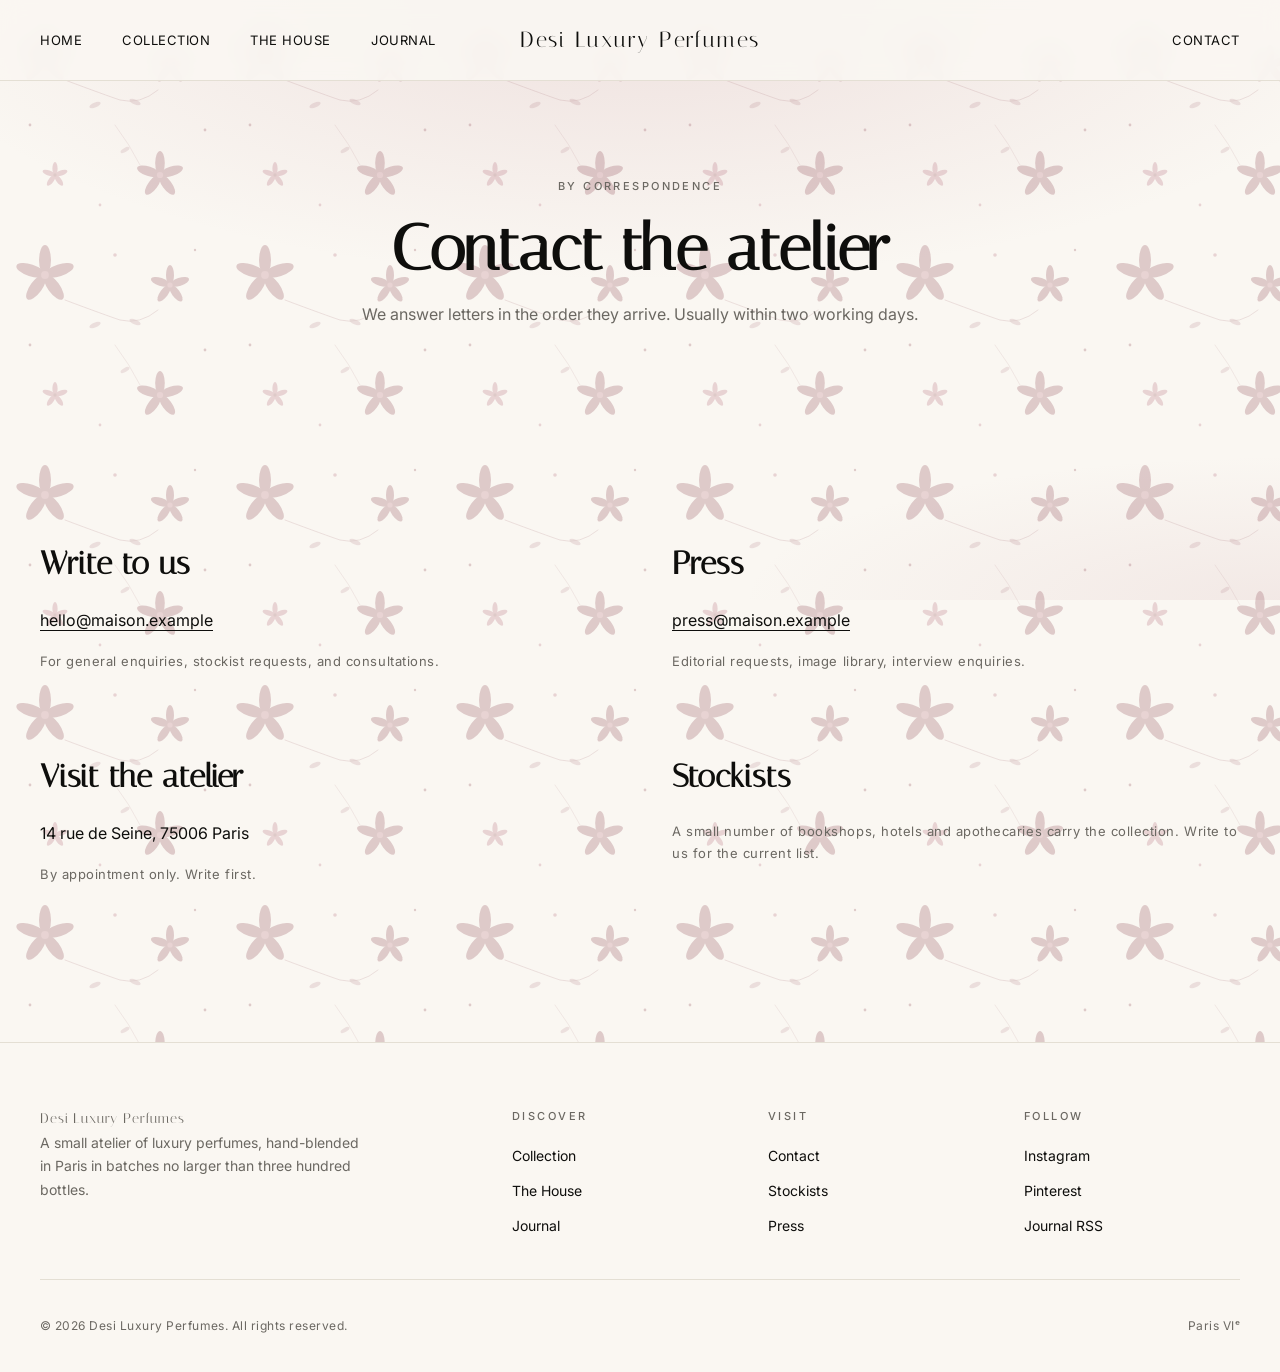
<file: contact.html>
<!doctype html>
<html lang="en">
<head>
  <meta charset="utf-8">
  <meta name="viewport" content="width=device-width, initial-scale=1, viewport-fit=cover">
  <meta name="theme-color" content="#FAF7F2">
  <title>Contact — Desi Luxury Perfumes</title>
  <meta name="description" content="Visit the Desi Luxury Perfumes atelier by appointment, or write to us by correspondence.">

  <link rel="preconnect" href="https://fonts.googleapis.com">
  <link rel="preconnect" href="https://fonts.gstatic.com" crossorigin>
  <link rel="stylesheet" href="https://fonts.googleapis.com/css2?family=Italiana&family=Inter:wght@400;500&display=swap">
  <link rel="stylesheet" href="assets/tokens.css">
  <link rel="stylesheet" href="assets/components.css">
  <link rel="stylesheet" href="assets/site.css">
  <script src="assets/global.js" defer></script>
</head>
<body>
  <a class="skip-to-content-link" href="#main">Skip to content</a>

  <header class="header" data-header>
    <div class="container header__inner">
      <button class="header__menu-toggle" type="button" aria-label="Menu" aria-expanded="false" data-menu-toggle>
        <span class="header__menu-bars" aria-hidden="true"></span>
      </button>
      <nav class="header__nav" aria-label="Primary">
        <ul>
          <li><a href="index.html">Home</a></li>
          <li><a href="collection.html">Collection</a></li>
          <li><a href="the-house.html">The House</a></li>
          <li><a href="journal.html">Journal</a></li>
        </ul>
      </nav>
      <a href="index.html" class="header__logo">Desi Luxury Perfumes</a>
      <div class="header__actions"><a href="contact.html" aria-current="page">Contact</a></div>
    </div>
    <div class="header__panel">
      <ul>
        <li><a href="index.html">Home</a></li>
        <li><a href="collection.html">Collection</a></li>
        <li><a href="the-house.html">The House</a></li>
        <li><a href="journal.html">Journal</a></li>
        <li><a href="contact.html">Contact</a></li>
      </ul>
    </div>
  </header>

  <main id="main">

    <section class="page-hero">
      <div class="container">
        <p class="t-eyebrow page-hero__eyebrow">By correspondence</p>
        <h1 class="page-hero__heading">Contact the atelier</h1>
        <p class="page-hero__sub">We answer letters in the order they arrive. Usually within two working days.</p>
      </div>
    </section>

    <section>
      <div class="container">
        <div class="contact-grid">

          <div class="contact-block">
            <h2>Write to us</h2>
            <p><a href="mailto:hello@maison.example">hello@maison.example</a></p>
            <p class="t-small">For general enquiries, stockist requests, and consultations.</p>
          </div>

          <div class="contact-block">
            <h2>Press</h2>
            <p><a href="mailto:press@maison.example">press@maison.example</a></p>
            <p class="t-small">Editorial requests, image library, interview enquiries.</p>
          </div>

          <div class="contact-block">
            <h2>Visit the atelier</h2>
            <p>14 rue de Seine, 75006 Paris</p>
            <p class="t-small">By appointment only. Write first.</p>
          </div>

          <div class="contact-block">
            <h2>Stockists</h2>
            <p class="t-small">A small number of bookshops, hotels and apothecaries carry the collection. Write to us for the current list.</p>
          </div>

        </div>
      </div>
    </section>

  </main>

  <footer class="footer">
    <div class="container">
      <div class="footer__cols">
        <div class="footer__col footer__brand">
          <p class="footer__brand-wordmark">Desi Luxury Perfumes</p>
          <p>A small atelier of luxury perfumes, hand-blended in Paris in batches no larger than three hundred bottles.</p>
        </div>
        <div class="footer__col">
          <h4>Discover</h4>
          <ul>
            <li><a href="collection.html">Collection</a></li>
            <li><a href="the-house.html">The House</a></li>
            <li><a href="journal.html">Journal</a></li>
          </ul>
        </div>
        <div class="footer__col">
          <h4>Visit</h4>
          <ul>
            <li><a href="contact.html">Contact</a></li>
            <li><a href="contact.html">Stockists</a></li>
            <li><a href="contact.html">Press</a></li>
          </ul>
        </div>
        <div class="footer__col">
          <h4>Follow</h4>
          <ul>
            <li><a href="#">Instagram</a></li>
            <li><a href="#">Pinterest</a></li>
            <li><a href="#">Journal RSS</a></li>
          </ul>
        </div>
      </div>
      <div class="footer__base">
        <p>© 2026 Desi Luxury Perfumes. All rights reserved.</p>
        <p>Paris VIᵉ</p>
      </div>
    </div>
  </footer>
</body>
</html>
</file>
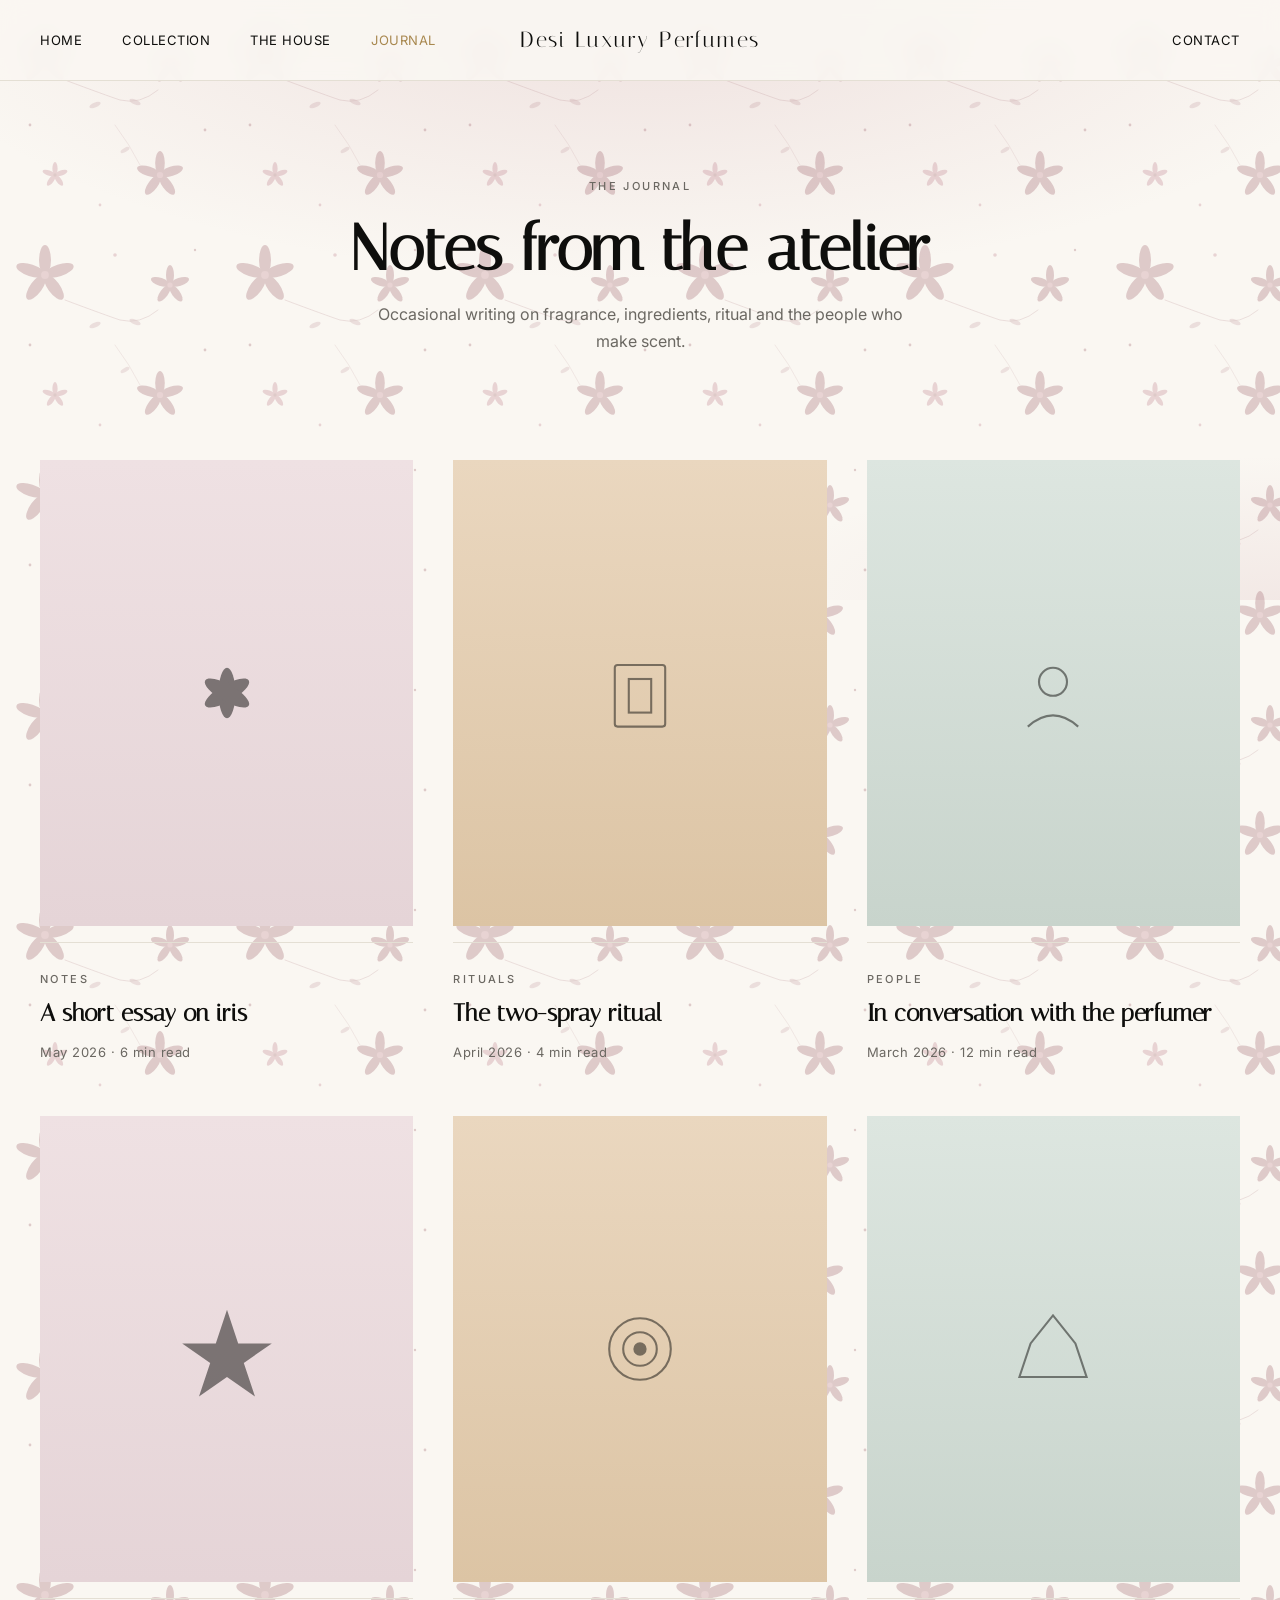
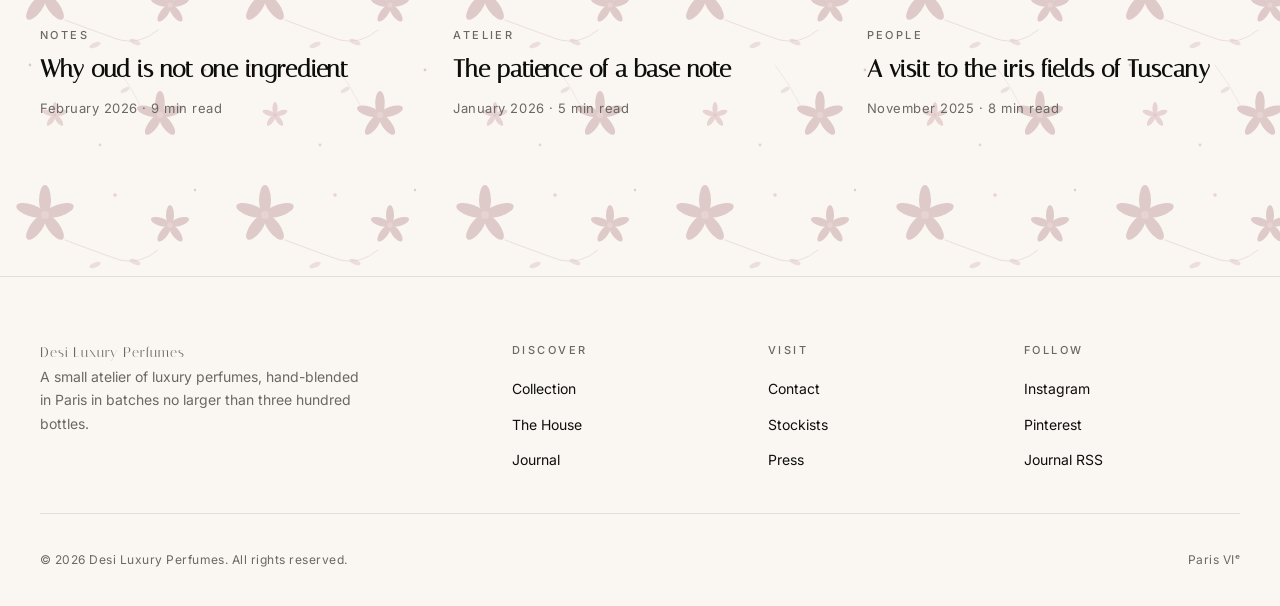
<file: journal.html>
<!doctype html>
<html lang="en">
<head>
  <meta charset="utf-8">
  <meta name="viewport" content="width=device-width, initial-scale=1, viewport-fit=cover">
  <meta name="theme-color" content="#FAF7F2">
  <title>The Journal — Desi Luxury Perfumes</title>
  <meta name="description" content="Notes, rituals and people from the Desi Luxury Perfumes atelier — long-form writing on fragrance and the craft of small-batch perfumery.">

  <link rel="preconnect" href="https://fonts.googleapis.com">
  <link rel="preconnect" href="https://fonts.gstatic.com" crossorigin>
  <link rel="stylesheet" href="https://fonts.googleapis.com/css2?family=Italiana&family=Inter:wght@400;500&display=swap">
  <link rel="stylesheet" href="assets/tokens.css">
  <link rel="stylesheet" href="assets/components.css">
  <link rel="stylesheet" href="assets/site.css">
  <script src="assets/global.js" defer></script>
</head>
<body>
  <a class="skip-to-content-link" href="#main">Skip to content</a>

  <header class="header" data-header>
    <div class="container header__inner">
      <button class="header__menu-toggle" type="button" aria-label="Menu" aria-expanded="false" data-menu-toggle>
        <span class="header__menu-bars" aria-hidden="true"></span>
      </button>
      <nav class="header__nav" aria-label="Primary">
        <ul>
          <li><a href="index.html">Home</a></li>
          <li><a href="collection.html">Collection</a></li>
          <li><a href="the-house.html">The House</a></li>
          <li><a href="journal.html" aria-current="page">Journal</a></li>
        </ul>
      </nav>
      <a href="index.html" class="header__logo">Desi Luxury Perfumes</a>
      <div class="header__actions"><a href="contact.html">Contact</a></div>
    </div>
    <div class="header__panel">
      <ul>
        <li><a href="index.html">Home</a></li>
        <li><a href="collection.html">Collection</a></li>
        <li><a href="the-house.html">The House</a></li>
        <li><a href="journal.html">Journal</a></li>
        <li><a href="contact.html">Contact</a></li>
      </ul>
    </div>
  </header>

  <main id="main">

    <section class="page-hero">
      <div class="container">
        <p class="t-eyebrow page-hero__eyebrow">The Journal</p>
        <h1 class="page-hero__heading">Notes from the atelier</h1>
        <p class="page-hero__sub">Occasional writing on fragrance, ingredients, ritual and the people who make scent.</p>
      </div>
    </section>

    <section class="journal-teaser" style="padding-block: var(--space-5) var(--section-y);">
      <div class="container">
        <ul class="journal-teaser__list">
          <li class="journal-card journal-card--notes">
            <a href="#">
              <div class="journal-card__media">
                <svg viewBox="0 0 80 80" aria-hidden="true"><g fill="#0E0E0C"><ellipse cx="40" cy="40" rx="6" ry="18"/><ellipse cx="40" cy="40" rx="6" ry="18" transform="rotate(60 40 40)"/><ellipse cx="40" cy="40" rx="6" ry="18" transform="rotate(120 40 40)"/></g></svg>
              </div>
              <div class="journal-card__body">
                <p class="t-eyebrow">Notes</p>
                <h3 class="journal-card__title">A short essay on iris</h3>
                <p class="t-small">May 2026 · 6 min read</p>
              </div>
            </a>
          </li>

          <li class="journal-card journal-card--rituals">
            <a href="#">
              <div class="journal-card__media">
                <svg viewBox="0 0 80 80" aria-hidden="true"><g stroke="#0E0E0C" stroke-width="1.5" fill="none"><rect x="22" y="20" width="36" height="44" rx="2"/><rect x="32" y="30" width="16" height="24"/></g></svg>
              </div>
              <div class="journal-card__body">
                <p class="t-eyebrow">Rituals</p>
                <h3 class="journal-card__title">The two-spray ritual</h3>
                <p class="t-small">April 2026 · 4 min read</p>
              </div>
            </a>
          </li>

          <li class="journal-card journal-card--people">
            <a href="#">
              <div class="journal-card__media">
                <svg viewBox="0 0 80 80" aria-hidden="true"><g stroke="#0E0E0C" stroke-width="1.5" fill="none"><circle cx="40" cy="32" r="10"/><path d="M22 64 Q40 48 58 64"/></g></svg>
              </div>
              <div class="journal-card__body">
                <p class="t-eyebrow">People</p>
                <h3 class="journal-card__title">In conversation with the perfumer</h3>
                <p class="t-small">March 2026 · 12 min read</p>
              </div>
            </a>
          </li>

          <li class="journal-card journal-card--notes">
            <a href="#">
              <div class="journal-card__media">
                <svg viewBox="0 0 80 80" aria-hidden="true"><g fill="#0E0E0C"><path d="M40 12 L48 36 L72 36 L52 50 L60 74 L40 60 L20 74 L28 50 L8 36 L32 36 Z"/></g></svg>
              </div>
              <div class="journal-card__body">
                <p class="t-eyebrow">Notes</p>
                <h3 class="journal-card__title">Why oud is not one ingredient</h3>
                <p class="t-small">February 2026 · 9 min read</p>
              </div>
            </a>
          </li>

          <li class="journal-card journal-card--rituals">
            <a href="#">
              <div class="journal-card__media">
                <svg viewBox="0 0 80 80" aria-hidden="true"><g stroke="#0E0E0C" stroke-width="1.5" fill="none"><circle cx="40" cy="40" r="22"/><circle cx="40" cy="40" r="12"/><circle cx="40" cy="40" r="4" fill="#0E0E0C"/></g></svg>
              </div>
              <div class="journal-card__body">
                <p class="t-eyebrow">Atelier</p>
                <h3 class="journal-card__title">The patience of a base note</h3>
                <p class="t-small">January 2026 · 5 min read</p>
              </div>
            </a>
          </li>

          <li class="journal-card journal-card--people">
            <a href="#">
              <div class="journal-card__media">
                <svg viewBox="0 0 80 80" aria-hidden="true"><g stroke="#0E0E0C" stroke-width="1.5" fill="none"><path d="M16 60 L24 36 L40 16 L56 36 L64 60 Z"/></g></svg>
              </div>
              <div class="journal-card__body">
                <p class="t-eyebrow">People</p>
                <h3 class="journal-card__title">A visit to the iris fields of Tuscany</h3>
                <p class="t-small">November 2025 · 8 min read</p>
              </div>
            </a>
          </li>
        </ul>
      </div>
    </section>

  </main>

  <footer class="footer">
    <div class="container">
      <div class="footer__cols">
        <div class="footer__col footer__brand">
          <p class="footer__brand-wordmark">Desi Luxury Perfumes</p>
          <p>A small atelier of luxury perfumes, hand-blended in Paris in batches no larger than three hundred bottles.</p>
        </div>
        <div class="footer__col">
          <h4>Discover</h4>
          <ul>
            <li><a href="collection.html">Collection</a></li>
            <li><a href="the-house.html">The House</a></li>
            <li><a href="journal.html">Journal</a></li>
          </ul>
        </div>
        <div class="footer__col">
          <h4>Visit</h4>
          <ul>
            <li><a href="contact.html">Contact</a></li>
            <li><a href="contact.html">Stockists</a></li>
            <li><a href="contact.html">Press</a></li>
          </ul>
        </div>
        <div class="footer__col">
          <h4>Follow</h4>
          <ul>
            <li><a href="#">Instagram</a></li>
            <li><a href="#">Pinterest</a></li>
            <li><a href="#">Journal RSS</a></li>
          </ul>
        </div>
      </div>
      <div class="footer__base">
        <p>© 2026 Desi Luxury Perfumes. All rights reserved.</p>
        <p>Paris VIᵉ</p>
      </div>
    </div>
  </footer>
</body>
</html>
</file>
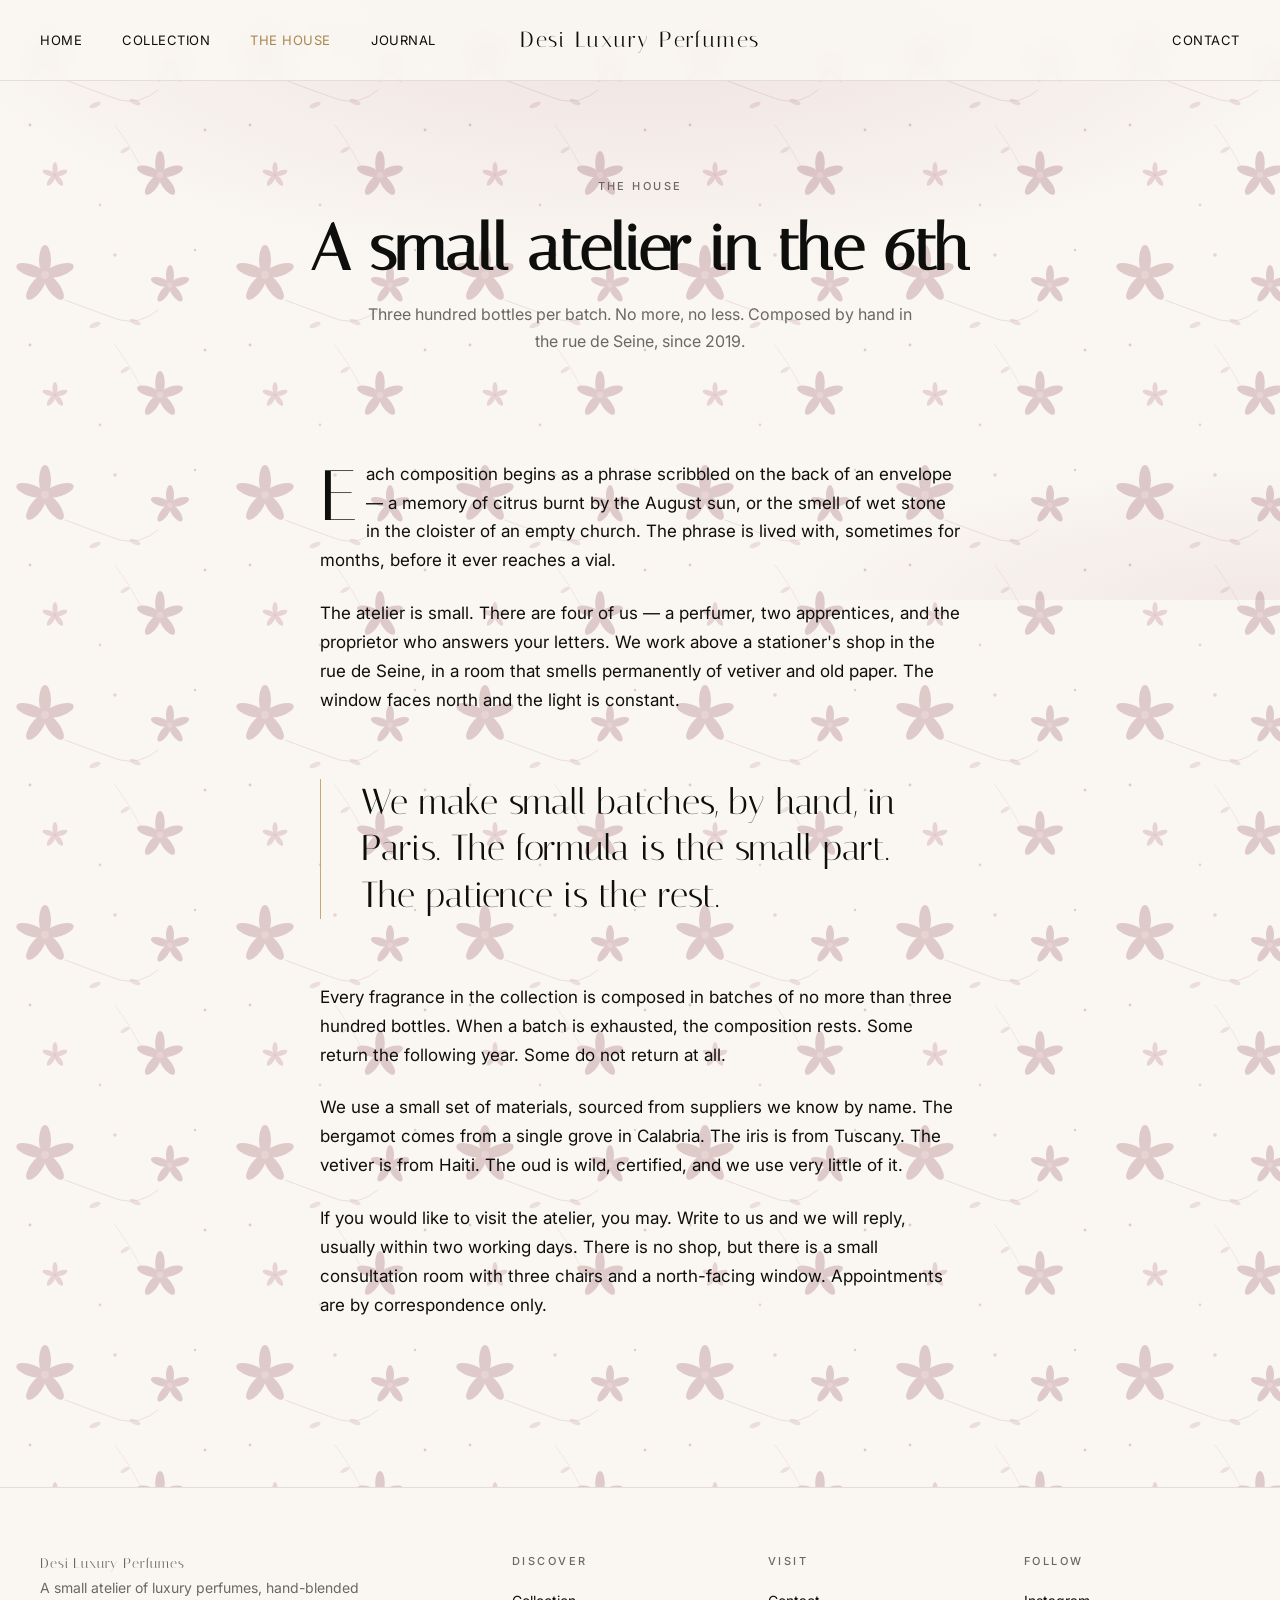
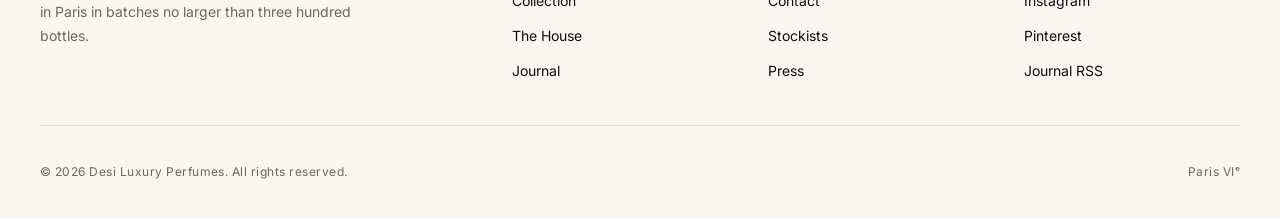
<file: the-house.html>
<!doctype html>
<html lang="en">
<head>
  <meta charset="utf-8">
  <meta name="viewport" content="width=device-width, initial-scale=1, viewport-fit=cover">
  <meta name="theme-color" content="#FAF7F2">
  <title>The House — Desi Luxury Perfumes</title>
  <meta name="description" content="The story of Desi Luxury Perfumes — a small atelier in the 6th arrondissement, composing fragrance in batches of no more than three hundred bottles.">

  <link rel="preconnect" href="https://fonts.googleapis.com">
  <link rel="preconnect" href="https://fonts.gstatic.com" crossorigin>
  <link rel="stylesheet" href="https://fonts.googleapis.com/css2?family=Italiana&family=Inter:wght@400;500&display=swap">
  <link rel="stylesheet" href="assets/tokens.css">
  <link rel="stylesheet" href="assets/components.css">
  <link rel="stylesheet" href="assets/site.css">
  <script src="assets/global.js" defer></script>
</head>
<body>
  <a class="skip-to-content-link" href="#main">Skip to content</a>

  <header class="header" data-header>
    <div class="container header__inner">
      <button class="header__menu-toggle" type="button" aria-label="Menu" aria-expanded="false" data-menu-toggle>
        <span class="header__menu-bars" aria-hidden="true"></span>
      </button>
      <nav class="header__nav" aria-label="Primary">
        <ul>
          <li><a href="index.html">Home</a></li>
          <li><a href="collection.html">Collection</a></li>
          <li><a href="the-house.html" aria-current="page">The House</a></li>
          <li><a href="journal.html">Journal</a></li>
        </ul>
      </nav>
      <a href="index.html" class="header__logo">Desi Luxury Perfumes</a>
      <div class="header__actions"><a href="contact.html">Contact</a></div>
    </div>
    <div class="header__panel">
      <ul>
        <li><a href="index.html">Home</a></li>
        <li><a href="collection.html">Collection</a></li>
        <li><a href="the-house.html">The House</a></li>
        <li><a href="journal.html">Journal</a></li>
        <li><a href="contact.html">Contact</a></li>
      </ul>
    </div>
  </header>

  <main id="main">

    <section class="page-hero">
      <div class="container">
        <p class="t-eyebrow page-hero__eyebrow">The House</p>
        <h1 class="page-hero__heading">A small atelier in the 6th</h1>
        <p class="page-hero__sub">Three hundred bottles per batch. No more, no less. Composed by hand in the rue de Seine, since 2019.</p>
      </div>
    </section>

    <section class="prose-wrap">
      <div class="container">
        <article class="prose">
          <p>Each composition begins as a phrase scribbled on the back of an envelope — a memory of citrus burnt by the August sun, or the smell of wet stone in the cloister of an empty church. The phrase is lived with, sometimes for months, before it ever reaches a vial.</p>

          <p>The atelier is small. There are four of us — a perfumer, two apprentices, and the proprietor who answers your letters. We work above a stationer's shop in the rue de Seine, in a room that smells permanently of vetiver and old paper. The window faces north and the light is constant.</p>

          <blockquote>We make small batches, by hand, in Paris. The formula is the small part. The patience is the rest.</blockquote>

          <p>Every fragrance in the collection is composed in batches of no more than three hundred bottles. When a batch is exhausted, the composition rests. Some return the following year. Some do not return at all.</p>

          <p>We use a small set of materials, sourced from suppliers we know by name. The bergamot comes from a single grove in Calabria. The iris is from Tuscany. The vetiver is from Haiti. The oud is wild, certified, and we use very little of it.</p>

          <p>If you would like to visit the atelier, you may. Write to us and we will reply, usually within two working days. There is no shop, but there is a small consultation room with three chairs and a north-facing window. Appointments are by correspondence only.</p>
        </article>
      </div>
    </section>

  </main>

  <footer class="footer">
    <div class="container">
      <div class="footer__cols">
        <div class="footer__col footer__brand">
          <p class="footer__brand-wordmark">Desi Luxury Perfumes</p>
          <p>A small atelier of luxury perfumes, hand-blended in Paris in batches no larger than three hundred bottles.</p>
        </div>
        <div class="footer__col">
          <h4>Discover</h4>
          <ul>
            <li><a href="collection.html">Collection</a></li>
            <li><a href="the-house.html">The House</a></li>
            <li><a href="journal.html">Journal</a></li>
          </ul>
        </div>
        <div class="footer__col">
          <h4>Visit</h4>
          <ul>
            <li><a href="contact.html">Contact</a></li>
            <li><a href="contact.html">Stockists</a></li>
            <li><a href="contact.html">Press</a></li>
          </ul>
        </div>
        <div class="footer__col">
          <h4>Follow</h4>
          <ul>
            <li><a href="#">Instagram</a></li>
            <li><a href="#">Pinterest</a></li>
            <li><a href="#">Journal RSS</a></li>
          </ul>
        </div>
      </div>
      <div class="footer__base">
        <p>© 2026 Desi Luxury Perfumes. All rights reserved.</p>
        <p>Paris VIᵉ</p>
      </div>
    </div>
  </footer>
</body>
</html>
</file>
<file: assets/tokens.css>
:root {
  --font-display: 'Italiana', 'Cormorant Garamond', 'Times New Roman', serif;
  --font-sans: 'Inter', -apple-system, BlinkMacSystemFont, system-ui, 'Segoe UI', Helvetica, Arial, sans-serif;

  --type-hero: clamp(56px, 9vw, 128px);
  --type-h1: clamp(40px, 5vw, 72px);
  --type-h2: clamp(28px, 3vw, 40px);
  --type-h3: 20px;
  --type-body: 16px;
  --type-small: 13px;
  --type-eyebrow: 11px;

  --lh-display: 1.05;
  --lh-tight: 1.15;
  --lh-body: 1.7;

  --ls-eyebrow: 0.22em;
  --ls-button: 0.16em;
  --ls-meta: 0.04em;

  --ink: #0E0E0C;
  --paper: #FAF7F2;
  --paper-alt: #F1ECE3;
  --champagne: #C9A96E;
  --champagne-deep: #A8884F;
  --smoke: #6B6862;
  --hairline: #E4DFD4;
  --error: #8C2A1F;

  --space-1: 4px;
  --space-2: 8px;
  --space-3: 16px;
  --space-4: 24px;
  --space-5: 40px;
  --space-6: 64px;
  --space-7: 96px;
  --space-8: 144px;

  --container: 1440px;
  --gutter: 40px;
  --gutter-mobile: 20px;
  --section-y: 144px;
  --section-y-mobile: 80px;

  --hairline-w: 1px;
  --transition-quiet: 240ms cubic-bezier(0.2, 0, 0.2, 1);
  --transition-slow: 480ms cubic-bezier(0.2, 0, 0.2, 1);

  --z-header: 50;
  --z-drawer: 80;
  --z-modal: 90;
}

@media (max-width: 749px) {
  :root {
    --gutter: var(--gutter-mobile);
    --section-y: var(--section-y-mobile);
  }
}

*,
*::before,
*::after {
  box-sizing: border-box;
}

html {
  -webkit-text-size-adjust: 100%;
  -webkit-tap-highlight-color: transparent;
}

body {
  margin: 0;
  background-color: var(--paper);
  background-image:
    url("data:image/svg+xml;utf8,%3Csvg xmlns='http://www.w3.org/2000/svg' viewBox='0 0 220 220' width='220' height='220'%3E%3Cg opacity='0.32'%3E%3Cg transform='translate(45 55) scale(1.5)'%3E%3Cellipse cx='0' cy='-10' rx='4' ry='10' fill='%23a26a72'/%3E%3Cellipse cx='0' cy='-10' rx='4' ry='10' fill='%23a26a72' transform='rotate(72)'/%3E%3Cellipse cx='0' cy='-10' rx='4' ry='10' fill='%23a26a72' transform='rotate(144)'/%3E%3Cellipse cx='0' cy='-10' rx='4' ry='10' fill='%23a26a72' transform='rotate(216)'/%3E%3Cellipse cx='0' cy='-10' rx='4' ry='10' fill='%23a26a72' transform='rotate(288)'/%3E%3Ccircle r='2.6' fill='%23c08591'/%3E%3C/g%3E%3Cg transform='translate(170 65)'%3E%3Cellipse cx='0' cy='-10' rx='4' ry='10' fill='%23a26a72'/%3E%3Cellipse cx='0' cy='-10' rx='4' ry='10' fill='%23a26a72' transform='rotate(72)'/%3E%3Cellipse cx='0' cy='-10' rx='4' ry='10' fill='%23a26a72' transform='rotate(144)'/%3E%3Cellipse cx='0' cy='-10' rx='4' ry='10' fill='%23a26a72' transform='rotate(216)'/%3E%3Cellipse cx='0' cy='-10' rx='4' ry='10' fill='%23a26a72' transform='rotate(288)'/%3E%3Ccircle r='2.6' fill='%23c08591'/%3E%3C/g%3E%3Cg transform='translate(160 175) scale(1.2)'%3E%3Cellipse cx='0' cy='-10' rx='4' ry='10' fill='%23a26a72'/%3E%3Cellipse cx='0' cy='-10' rx='4' ry='10' fill='%23a26a72' transform='rotate(72)'/%3E%3Cellipse cx='0' cy='-10' rx='4' ry='10' fill='%23a26a72' transform='rotate(144)'/%3E%3Cellipse cx='0' cy='-10' rx='4' ry='10' fill='%23a26a72' transform='rotate(216)'/%3E%3Cellipse cx='0' cy='-10' rx='4' ry='10' fill='%23a26a72' transform='rotate(288)'/%3E%3Ccircle r='2.6' fill='%23c08591'/%3E%3C/g%3E%3Cg transform='translate(55 175) scale(0.65)'%3E%3Cellipse cx='0' cy='-10' rx='4' ry='10' fill='%23c08591'/%3E%3Cellipse cx='0' cy='-10' rx='4' ry='10' fill='%23c08591' transform='rotate(72)'/%3E%3Cellipse cx='0' cy='-10' rx='4' ry='10' fill='%23c08591' transform='rotate(144)'/%3E%3Cellipse cx='0' cy='-10' rx='4' ry='10' fill='%23c08591' transform='rotate(216)'/%3E%3Cellipse cx='0' cy='-10' rx='4' ry='10' fill='%23c08591' transform='rotate(288)'/%3E%3Ccircle r='2.6' fill='%23a26a72'/%3E%3C/g%3E%3Cpath d='M65 80 Q105 95 120 100 Q140 105 158 90' stroke='%23a26a72' stroke-width='0.8' fill='none' stroke-linecap='round' opacity='0.7'/%3E%3Cpath d='M115 125 Q130 145 140 165' stroke='%23a26a72' stroke-width='0.7' fill='none' stroke-linecap='round' opacity='0.55'/%3E%3Cellipse cx='95' cy='105' rx='6' ry='2.4' fill='%23a26a72' opacity='0.55' transform='rotate(-22 95 105)'/%3E%3Cellipse cx='135' cy='102' rx='6' ry='2.4' fill='%23a26a72' opacity='0.55' transform='rotate(22 135 102)'/%3E%3Cellipse cx='125' cy='150' rx='5' ry='2' fill='%23a26a72' opacity='0.5' transform='rotate(-30 125 150)'/%3E%3Ccircle cx='115' cy='35' r='1.8' fill='%23c08591'/%3E%3Ccircle cx='30' cy='125' r='1.4' fill='%23a26a72'/%3E%3Ccircle cx='205' cy='130' r='1.4' fill='%23a26a72'/%3E%3Ccircle cx='100' cy='205' r='1.4' fill='%23c08591'/%3E%3Ccircle cx='195' cy='30' r='1.2' fill='%23a26a72'/%3E%3C/g%3E%3C/svg%3E"),
    radial-gradient(ellipse 90% 60% at 50% 0%, rgba(196, 144, 152, 0.22), transparent 65%),
    radial-gradient(ellipse 70% 40% at 100% 100%, rgba(196, 144, 152, 0.14), transparent 60%);
  background-repeat: repeat, no-repeat, no-repeat;
  background-size: 220px 220px, 100% 720px, 100% 600px;
  background-attachment: scroll, fixed, fixed;
  color: var(--ink);
  font-family: var(--font-sans);
  font-size: var(--type-body);
  line-height: var(--lh-body);
  font-weight: 400;
  -webkit-font-smoothing: antialiased;
  -moz-osx-font-smoothing: grayscale;
}

img,
svg,
video {
  display: block;
  max-width: 100%;
  height: auto;
}

a {
  color: inherit;
  text-decoration: none;
  transition: color var(--transition-quiet);
}

a:hover {
  color: var(--champagne-deep);
}

button {
  background: none;
  border: 0;
  padding: 0;
  font: inherit;
  color: inherit;
  cursor: pointer;
}

input,
select,
textarea {
  font: inherit;
  color: inherit;
}

::selection {
  background: var(--ink);
  color: var(--paper);
}

.skip-to-content-link {
  position: absolute;
  left: -9999px;
  top: 0;
  z-index: 999;
  padding: var(--space-3);
  background: var(--ink);
  color: var(--paper);
}

.skip-to-content-link:focus {
  left: 0;
}

:focus-visible {
  outline: 2px solid var(--champagne);
  outline-offset: 2px;
}

.visually-hidden {
  clip: rect(0 0 0 0);
  clip-path: inset(50%);
  height: 1px;
  overflow: hidden;
  position: absolute;
  white-space: nowrap;
  width: 1px;
}
</file>
<file: assets/components.css>
/* ──────────────────────────────────────────────────────────────────
   Layout primitives
   ────────────────────────────────────────────────────────────────── */

.container {
  width: 100%;
  max-width: var(--container);
  margin-inline: auto;
  padding-inline: var(--gutter);
}

.section {
  padding-block: var(--section-y);
}

.section--tight {
  padding-block: var(--space-7);
}

.section--alt {
  background: var(--paper-alt);
}

.section--ink {
  background: var(--ink);
  color: var(--paper);
}

.bleed {
  width: 100vw;
  margin-left: 50%;
  transform: translateX(-50%);
}

.hairline {
  border: 0;
  border-top: var(--hairline-w) solid var(--hairline);
  margin: 0;
}

.hairline--ink {
  border-color: var(--ink);
}

/* ──────────────────────────────────────────────────────────────────
   Typography
   ────────────────────────────────────────────────────────────────── */

.t-display {
  font-family: var(--font-display);
  font-weight: 400;
  line-height: var(--lh-display);
  letter-spacing: 0.01em;
}

.t-hero {
  font-family: var(--font-display);
  font-size: var(--type-hero);
  line-height: var(--lh-display);
  letter-spacing: 0.01em;
  margin: 0;
}

.t-h1 {
  font-family: var(--font-display);
  font-size: var(--type-h1);
  line-height: var(--lh-tight);
  margin: 0;
}

.t-h2 {
  font-family: var(--font-display);
  font-size: var(--type-h2);
  line-height: var(--lh-tight);
  margin: 0;
}

.t-h3 {
  font-family: var(--font-sans);
  font-size: var(--type-h3);
  font-weight: 500;
  text-transform: uppercase;
  letter-spacing: var(--ls-eyebrow);
  margin: 0;
}

.t-body {
  font-size: var(--type-body);
  line-height: var(--lh-body);
}

.t-small {
  font-size: var(--type-small);
  letter-spacing: var(--ls-meta);
  color: var(--smoke);
}

.t-eyebrow {
  font-family: var(--font-sans);
  font-size: var(--type-eyebrow);
  font-weight: 500;
  text-transform: uppercase;
  letter-spacing: var(--ls-eyebrow);
  color: var(--smoke);
}

.t-italic {
  font-family: 'Cormorant Garamond', var(--font-display);
  font-style: italic;
}

.prose {
  max-width: 640px;
  font-size: 17px;
  line-height: var(--lh-body);
}

.prose p {
  margin-block: 0 1.4em;
}

.prose p:first-of-type::first-letter {
  font-family: var(--font-display);
  font-size: 4.2em;
  line-height: 0.9;
  float: left;
  padding-right: 0.12em;
  padding-top: 0.06em;
}

.prose blockquote {
  font-family: var(--font-display);
  font-size: clamp(24px, 3vw, 36px);
  line-height: 1.3;
  margin: var(--space-6) 0;
  padding-inline: var(--space-5);
  border-left: var(--hairline-w) solid var(--champagne);
}

/* ──────────────────────────────────────────────────────────────────
   Buttons
   ────────────────────────────────────────────────────────────────── */

.btn {
  display: inline-flex;
  align-items: center;
  justify-content: center;
  gap: var(--space-2);
  height: 56px;
  padding-inline: var(--space-5);
  font-family: var(--font-sans);
  font-size: 12px;
  font-weight: 500;
  text-transform: uppercase;
  letter-spacing: var(--ls-button);
  border: var(--hairline-w) solid var(--ink);
  background: var(--ink);
  color: var(--paper);
  cursor: pointer;
  transition: background var(--transition-quiet), color var(--transition-quiet), border-color var(--transition-quiet);
  white-space: nowrap;
}

.btn:hover {
  background: var(--champagne-deep);
  border-color: var(--champagne-deep);
  color: var(--paper);
}

.btn--ghost {
  background: transparent;
  color: var(--ink);
}

.btn--ghost:hover {
  background: var(--ink);
  color: var(--paper);
}

.btn--inline {
  height: auto;
  padding: 0;
  border: 0;
  background: transparent;
  color: var(--ink);
  letter-spacing: var(--ls-button);
  position: relative;
}

.btn--inline::after {
  content: '';
  position: absolute;
  left: 0;
  right: 0;
  bottom: -6px;
  height: 1px;
  background: currentColor;
  transform-origin: left;
  transition: transform var(--transition-quiet);
}

.btn--inline:hover {
  color: var(--champagne-deep);
}

.btn--full {
  width: 100%;
}

.btn--small {
  height: 40px;
  font-size: 11px;
  padding-inline: var(--space-4);
}

/* ──────────────────────────────────────────────────────────────────
   Forms
   ────────────────────────────────────────────────────────────────── */

.field {
  position: relative;
  display: block;
}

.field__input,
.field__textarea {
  width: 100%;
  height: 56px;
  padding: 0 var(--space-3);
  background: transparent;
  border: var(--hairline-w) solid var(--hairline);
  font-family: var(--font-sans);
  font-size: 15px;
  color: var(--ink);
  transition: border-color var(--transition-quiet);
}

.field__textarea {
  height: auto;
  min-height: 144px;
  padding-block: var(--space-3);
  resize: vertical;
  line-height: var(--lh-body);
}

.field__input:focus,
.field__textarea:focus {
  outline: none;
  border-color: var(--ink);
}

.field__label {
  display: block;
  margin-bottom: var(--space-2);
  font-size: var(--type-eyebrow);
  font-weight: 500;
  text-transform: uppercase;
  letter-spacing: var(--ls-eyebrow);
  color: var(--smoke);
}

.field--inline {
  display: flex;
  align-items: stretch;
  border-bottom: var(--hairline-w) solid currentColor;
}

.field--inline .field__input {
  border: 0;
  height: 48px;
  padding-inline: 0;
  background: transparent;
}

.field--inline .btn {
  height: 48px;
  background: transparent;
  border: 0;
  color: inherit;
  padding-inline: var(--space-3);
}

/* Pill-style selector (sizes, etc.) */

.pill-group {
  display: flex;
  flex-wrap: wrap;
  gap: var(--space-2);
}

.pill {
  display: inline-flex;
  align-items: center;
  height: 44px;
  padding-inline: var(--space-4);
  border: var(--hairline-w) solid var(--hairline);
  background: transparent;
  color: var(--ink);
  font-size: 13px;
  letter-spacing: var(--ls-meta);
  cursor: pointer;
  transition: border-color var(--transition-quiet), background var(--transition-quiet), color var(--transition-quiet);
}

.pill:hover {
  border-color: var(--ink);
}

.pill[aria-checked='true'],
.pill.is-active {
  background: var(--ink);
  border-color: var(--ink);
  color: var(--paper);
}

.pill[disabled] {
  opacity: 0.4;
  cursor: not-allowed;
  text-decoration: line-through;
}

/* ──────────────────────────────────────────────────────────────────
   Product card
   ────────────────────────────────────────────────────────────────── */

.product-card {
  display: block;
  color: inherit;
}

.product-card__media {
  position: relative;
  aspect-ratio: 4 / 5;
  overflow: hidden;
  background: var(--paper-alt);
}

.product-card__media img {
  width: 100%;
  height: 100%;
  object-fit: cover;
  transition: transform var(--transition-slow);
}

.product-card:hover .product-card__media img {
  transform: scale(1.03);
}

.product-card__body {
  padding-top: var(--space-3);
  text-align: center;
}

.product-card__eyebrow {
  font-size: var(--type-eyebrow);
  text-transform: uppercase;
  letter-spacing: var(--ls-eyebrow);
  color: var(--smoke);
  margin-bottom: var(--space-1);
}

.product-card__title {
  font-family: var(--font-display);
  font-size: 22px;
  line-height: 1.1;
  margin: 0 0 var(--space-2);
}

.product-card__price {
  font-size: var(--type-small);
  letter-spacing: var(--ls-meta);
  color: var(--smoke);
}

.product-card__tag {
  position: absolute;
  top: var(--space-3);
  left: var(--space-3);
  font-size: 10px;
  text-transform: uppercase;
  letter-spacing: var(--ls-eyebrow);
  background: var(--paper);
  color: var(--ink);
  padding: 6px var(--space-2);
}

/* ──────────────────────────────────────────────────────────────────
   Drawer
   ────────────────────────────────────────────────────────────────── */

.drawer {
  position: fixed;
  inset: 0;
  z-index: var(--z-drawer);
  pointer-events: none;
}

.drawer[open] {
  pointer-events: auto;
}

.drawer__overlay {
  position: absolute;
  inset: 0;
  background: rgba(14, 14, 12, 0);
  transition: background var(--transition-quiet);
}

.drawer[open] .drawer__overlay {
  background: rgba(14, 14, 12, 0.4);
}

.drawer__panel {
  position: absolute;
  top: 0;
  right: 0;
  bottom: 0;
  width: min(100%, 460px);
  background: var(--paper);
  transform: translateX(100%);
  transition: transform var(--transition-slow);
  display: flex;
  flex-direction: column;
}

.drawer[open] .drawer__panel {
  transform: translateX(0);
}

.drawer__header {
  display: flex;
  align-items: center;
  justify-content: space-between;
  padding: var(--space-4);
  border-bottom: var(--hairline-w) solid var(--hairline);
}

.drawer__body {
  flex: 1;
  overflow-y: auto;
  padding: var(--space-4);
}

.drawer__footer {
  border-top: var(--hairline-w) solid var(--hairline);
  padding: var(--space-4);
}

/* ──────────────────────────────────────────────────────────────────
   Grid utilities
   ────────────────────────────────────────────────────────────────── */

.grid {
  display: grid;
  gap: var(--space-5);
}

.grid--products {
  grid-template-columns: repeat(2, 1fr);
}

@media (min-width: 750px) {
  .grid--products {
    grid-template-columns: repeat(3, 1fr);
  }
}

.grid--families {
  grid-template-columns: repeat(2, 1fr);
}

@media (min-width: 990px) {
  .grid--families {
    grid-template-columns: repeat(4, 1fr);
  }
}

.split {
  display: grid;
  gap: var(--space-6);
  align-items: center;
}

@media (min-width: 990px) {
  .split {
    grid-template-columns: 6fr 4fr;
    gap: var(--space-7);
  }

  .split--reverse > :first-child {
    order: 2;
  }
}

.split--equal {
  align-items: stretch;
}

@media (min-width: 990px) {
  .split--equal {
    grid-template-columns: 1fr 1fr;
  }
}

/* ──────────────────────────────────────────────────────────────────
   Disclosure / accordion
   ────────────────────────────────────────────────────────────────── */

.disclosure {
  border-bottom: var(--hairline-w) solid var(--hairline);
}

.disclosure__summary {
  display: flex;
  align-items: center;
  justify-content: space-between;
  padding: var(--space-4) 0;
  cursor: pointer;
  list-style: none;
  font-size: var(--type-small);
  letter-spacing: var(--ls-meta);
  text-transform: uppercase;
}

.disclosure__summary::-webkit-details-marker {
  display: none;
}

.disclosure__summary::after {
  content: '+';
  font-family: var(--font-display);
  font-size: 24px;
  transition: transform var(--transition-quiet);
}

.disclosure[open] .disclosure__summary::after {
  content: '−';
}

.disclosure__body {
  padding-bottom: var(--space-4);
  font-size: 15px;
  line-height: var(--lh-body);
  color: var(--smoke);
}

/* ──────────────────────────────────────────────────────────────────
   Misc
   ────────────────────────────────────────────────────────────────── */

.eyebrow-rule {
  display: inline-flex;
  align-items: center;
  gap: var(--space-3);
}

.eyebrow-rule::before,
.eyebrow-rule::after {
  content: '';
  width: 32px;
  height: 1px;
  background: currentColor;
  opacity: 0.4;
}

.no-scroll {
  overflow: hidden;
}
</file>
<file: assets/site.css>
/* ──────────────────────────────────────────────────────────────────
   Header
   ────────────────────────────────────────────────────────────────── */

.header {
  position: sticky;
  top: 0;
  z-index: var(--z-header);
  background: rgba(250, 247, 242, 0.92);
  backdrop-filter: blur(10px);
  -webkit-backdrop-filter: blur(10px);
  border-bottom: var(--hairline-w) solid var(--hairline);
}

.header__inner {
  display: grid;
  grid-template-columns: 1fr auto 1fr;
  align-items: center;
  height: 80px;
  gap: var(--space-4);
}

.header__logo {
  justify-self: center;
  font-family: var(--font-display);
  font-size: clamp(15px, 2.4vw, 22px);
  letter-spacing: 0.08em;
  line-height: 1;
  text-align: center;
  white-space: nowrap;
}

@media (max-width: 480px) {
  .header__logo {
    font-size: 13px;
    letter-spacing: 0.06em;
  }
}

.header__wordmark {
  text-transform: uppercase;
  font-size: 18px;
  letter-spacing: 0.22em;
  font-family: var(--font-sans);
  font-weight: 500;
}

.header__nav {
  grid-column: 1;
  display: none;
}

@media (min-width: 990px) {
  .header__nav {
    display: block;
    justify-self: start;
  }
  .header__nav ul {
    display: flex;
    gap: var(--space-5);
    list-style: none;
    margin: 0;
    padding: 0;
  }
  .header__nav a {
    font-size: var(--type-small);
    letter-spacing: var(--ls-meta);
    text-transform: uppercase;
  }
  .header__nav a[aria-current='page'] {
    color: var(--champagne-deep);
  }
}

.header__actions {
  grid-column: 3;
  justify-self: end;
  font-size: var(--type-small);
  letter-spacing: var(--ls-meta);
  text-transform: uppercase;
}

.header__menu-toggle {
  grid-column: 1;
  justify-self: start;
  width: 40px;
  height: 40px;
  display: inline-flex;
  align-items: center;
  justify-content: center;
}

@media (min-width: 990px) {
  .header__menu-toggle { display: none; }
  .header__actions { display: block; }
}

.header__menu-bars,
.header__menu-bars::before,
.header__menu-bars::after {
  display: block;
  width: 22px;
  height: 1px;
  background: currentColor;
}
.header__menu-bars::before,
.header__menu-bars::after {
  content: '';
  position: relative;
}
.header__menu-bars::before { top: -7px; }
.header__menu-bars::after  { top: 6px; }

.header__panel {
  position: fixed;
  top: 80px;
  left: 0;
  right: 0;
  bottom: 0;
  background: var(--paper);
  transform: translateY(-100%);
  transition: transform var(--transition-slow);
  pointer-events: none;
  overflow-y: auto;
  visibility: hidden;
}

.header[data-menu-open='true'] .header__panel {
  transform: translateY(0);
  pointer-events: auto;
  visibility: visible;
}

@media (min-width: 990px) {
  .header__panel { display: none; }
}

.header__panel ul {
  list-style: none;
  margin: 0;
  padding: var(--space-6) var(--gutter);
}
.header__panel li + li { margin-top: var(--space-3); }
.header__panel a {
  font-family: var(--font-display);
  font-size: 40px;
  line-height: 1.1;
}

/* ──────────────────────────────────────────────────────────────────
   Hero
   ────────────────────────────────────────────────────────────────── */

.hero {
  position: relative;
  min-height: min(82vh, 760px);
  display: grid;
  place-items: center;
  text-align: center;
  padding: var(--space-7) var(--gutter);
  overflow: hidden;
}

.hero::before {
  content: '';
  position: absolute;
  inset: 0;
  background:
    radial-gradient(ellipse at 50% 30%, rgba(201, 169, 110, 0.18) 0%, transparent 60%),
    linear-gradient(180deg, var(--paper-alt) 0%, var(--paper) 100%);
  z-index: -1;
}

.hero__inner {
  max-width: 820px;
  display: flex;
  flex-direction: column;
  gap: var(--space-4);
  align-items: center;
}

.hero__eyebrow { color: var(--smoke); margin: 0; }
.hero__heading { margin: 0; }
.hero__sub { color: var(--smoke); max-width: 540px; font-size: 17px; line-height: var(--lh-body); margin: 0; }
.hero__cta { margin-top: var(--space-4); }

/* ──────────────────────────────────────────────────────────────────
   Editorial split
   ────────────────────────────────────────────────────────────────── */

.editorial-split { padding-block: var(--section-y); }

.editorial-split__media {
  aspect-ratio: 4 / 5;
  background:
    linear-gradient(135deg, rgba(168, 136, 79, 0.25), rgba(14, 14, 12, 0.15)),
    var(--paper-alt);
  display: grid;
  place-items: center;
  position: relative;
  overflow: hidden;
}

.editorial-split__media::after {
  content: '';
  position: absolute;
  width: 60%;
  height: 80%;
  border: 1px solid var(--champagne);
  opacity: 0.4;
}

.editorial-split__body { display: flex; flex-direction: column; gap: var(--space-3); }
.editorial-split__body h2 { margin: 0; }
.editorial-split__body p { color: var(--smoke); font-size: 17px; line-height: var(--lh-body); margin: 0; }
.editorial-split__cta { margin-top: var(--space-3); align-self: flex-start; }

/* ──────────────────────────────────────────────────────────────────
   Family tiles
   ────────────────────────────────────────────────────────────────── */

.family-tiles { padding-block: var(--section-y); background: var(--paper-alt); }

.family-tiles__head {
  text-align: center;
  margin-bottom: var(--space-6);
  display: flex;
  flex-direction: column;
  gap: var(--space-3);
  align-items: center;
}

.family-tile {
  display: block;
  position: relative;
}

.family-tile__media {
  aspect-ratio: 4 / 5;
  overflow: hidden;
  background: var(--paper);
  display: grid;
  place-items: center;
  transition: transform var(--transition-slow);
}

.family-tile__media svg { width: 38%; height: auto; }
.family-tile:hover .family-tile__media { transform: translateY(-4px); }

.family-tile--floral .family-tile__media   { background: #efe1e3; }
.family-tile--woody .family-tile__media    { background: #e5dccb; }
.family-tile--oriental .family-tile__media { background: #ead7bf; }
.family-tile--fresh .family-tile__media    { background: #dde6e0; }

.family-tile__body { text-align: center; padding-top: var(--space-3); }
.family-tile__title { font-family: var(--font-display); font-size: 28px; margin: 0 0 var(--space-1); }
.family-tile__body p { color: var(--smoke); font-size: var(--type-small); margin: 0; }

/* ──────────────────────────────────────────────────────────────────
   Demo fragrance grid (30 cards)
   ────────────────────────────────────────────────────────────────── */

.demo-grid {
  padding-block: var(--section-y);
  background: linear-gradient(180deg, transparent, rgba(241, 236, 227, 0.6) 60%, transparent);
}

.demo-grid__head {
  text-align: center;
  max-width: 640px;
  margin: 0 auto var(--space-7);
  display: flex;
  flex-direction: column;
  gap: var(--space-3);
  align-items: center;
}

.demo-grid__heading { margin: 0; }
.demo-grid__body { color: var(--smoke); max-width: 520px; margin: 0; }

.demo-grid__list {
  list-style: none;
  margin: 0;
  padding: 0;
  display: grid;
  grid-template-columns: repeat(2, 1fr);
  gap: var(--space-5) var(--space-4);
}

@media (min-width: 750px) {
  .demo-grid__list { grid-template-columns: repeat(3, 1fr); gap: var(--space-6) var(--space-5); }
}
@media (min-width: 990px) {
  .demo-grid__list { grid-template-columns: repeat(5, 1fr); }
}

.demo-card { margin: 0; }
.demo-card__link {
  display: flex;
  flex-direction: column;
  gap: var(--space-3);
  color: inherit;
  cursor: pointer;
}

.demo-card__media {
  aspect-ratio: 3 / 4;
  background: var(--demo-card-bg, var(--paper-alt));
  display: grid;
  place-items: center;
  overflow: hidden;
  transition: transform var(--transition-slow);
}

.demo-card__link:hover .demo-card__media {
  transform: translateY(-4px);
}

.demo-card__bottle {
  width: 50%;
  height: auto;
  filter: drop-shadow(0 8px 20px rgba(14, 14, 12, 0.08));
}
.demo-card__cap { fill: var(--demo-card-glass-dark, #322a20); }
.demo-card__neck { fill: var(--demo-card-glass-dark, #322a20); }
.demo-card__body-shape { fill: var(--demo-card-glass, #5a4a35); opacity: 0.92; }
.demo-card__label-rect { fill: var(--paper); opacity: 0.94; }
.demo-card__label-mark {
  font-family: var(--font-display);
  font-size: 14px;
  fill: var(--ink);
}
.demo-card__label-name {
  font-family: var(--font-sans);
  font-size: 4.5px;
  fill: var(--ink);
  letter-spacing: 0.18em;
  text-transform: uppercase;
}

.demo-card--floral {
  --demo-card-bg: #efe1e3;
  --demo-card-glass: #a26a72;
  --demo-card-glass-dark: #6e4147;
}
.demo-card--woody {
  --demo-card-bg: #e5dccb;
  --demo-card-glass: #6b5238;
  --demo-card-glass-dark: #3d2c1c;
}
.demo-card--oriental {
  --demo-card-bg: #ead7bf;
  --demo-card-glass: #8c5a2a;
  --demo-card-glass-dark: #4d2f10;
}
.demo-card--fresh {
  --demo-card-bg: #dde6e0;
  --demo-card-glass: #4f6f5e;
  --demo-card-glass-dark: #2c4538;
}

.demo-card__body-text {
  display: flex;
  flex-direction: column;
  gap: var(--space-2);
}

.demo-card__family { color: var(--champagne-deep); margin: 0; }

.demo-card__name {
  font-family: var(--font-display);
  font-size: 22px;
  line-height: var(--lh-tight);
  margin: 0;
}

.demo-card__notes {
  font-size: 13px;
  color: var(--smoke);
  line-height: 1.6;
  margin: 0;
}

.demo-card__meta {
  display: flex;
  justify-content: space-between;
  align-items: baseline;
  margin-top: var(--space-2);
  padding-top: var(--space-3);
  border-top: var(--hairline-w) solid var(--hairline);
  font-size: 12px;
  letter-spacing: var(--ls-meta);
  text-transform: uppercase;
}
.demo-card__size { color: var(--smoke); }
.demo-card__price { color: var(--ink); font-weight: 500; }

.demo-card__link:hover .demo-card__name { color: var(--champagne-deep); }

/* ──────────────────────────────────────────────────────────────────
   Journal teaser
   ────────────────────────────────────────────────────────────────── */

.journal-teaser { padding-block: var(--section-y); }

.journal-teaser__head {
  display: flex;
  flex-direction: column;
  gap: var(--space-2);
  align-items: flex-start;
  margin-bottom: var(--space-6);
}

.journal-teaser__list {
  list-style: none;
  margin: 0;
  padding: 0;
  display: grid;
  gap: var(--space-5);
  grid-template-columns: repeat(1, 1fr);
}

@media (min-width: 750px) {
  .journal-teaser__list { grid-template-columns: repeat(3, 1fr); }
}

.journal-card a { display: block; color: inherit; }
.journal-card__media {
  aspect-ratio: 4 / 5;
  overflow: hidden;
  background: var(--paper-alt);
  display: grid;
  place-items: center;
  transition: transform var(--transition-slow);
}
.journal-card__media svg { width: 30%; height: auto; opacity: 0.5; }

.journal-card--notes  .journal-card__media { background: linear-gradient(180deg, #efe1e3, #e5d4d7); }
.journal-card--rituals .journal-card__media { background: linear-gradient(180deg, #ead7bf, #dcc4a4); }
.journal-card--people  .journal-card__media { background: linear-gradient(180deg, #dde6e0, #c8d4cc); }

.journal-card a:hover .journal-card__media { transform: translateY(-4px); }
.journal-card__body { padding-top: var(--space-3); border-top: var(--hairline-w) solid var(--hairline); margin-top: var(--space-3); }
.journal-card__title { font-family: var(--font-display); font-size: 24px; line-height: 1.15; margin: var(--space-2) 0; }

/* ──────────────────────────────────────────────────────────────────
   Newsletter
   ────────────────────────────────────────────────────────────────── */

.newsletter {
  padding-block: var(--section-y);
  background: var(--ink);
  color: var(--paper);
  text-align: center;
}
.newsletter__inner { max-width: 560px; margin-inline: auto; display: flex; flex-direction: column; gap: var(--space-4); align-items: center; }
.newsletter__eyebrow { color: var(--champagne); margin: 0; }
.newsletter__heading { margin: 0; }
.newsletter__sub { color: rgba(250, 247, 242, 0.7); margin: 0; }
.newsletter__form { display: flex; width: 100%; max-width: 420px; border-bottom: 1px solid var(--paper); }
.newsletter__form input {
  flex: 1;
  background: transparent;
  border: 0;
  color: var(--paper);
  padding: var(--space-3) 0;
}
.newsletter__form input::placeholder { color: rgba(250, 247, 242, 0.4); }
.newsletter__form button {
  font-size: 12px;
  text-transform: uppercase;
  letter-spacing: var(--ls-button);
  background: transparent;
  border: 0;
  color: var(--paper);
  padding-inline: var(--space-3);
  cursor: pointer;
}

/* ──────────────────────────────────────────────────────────────────
   Footer
   ────────────────────────────────────────────────────────────────── */

.footer {
  background: var(--paper);
  padding-block: var(--space-6) var(--space-4);
  border-top: var(--hairline-w) solid var(--hairline);
}

.footer__cols {
  display: grid;
  gap: var(--space-5);
  grid-template-columns: repeat(1, 1fr);
}
@media (min-width: 750px) {
  .footer__cols { grid-template-columns: 2fr 1fr 1fr 1fr; }
}

.footer__col h4 {
  font-size: var(--type-eyebrow);
  text-transform: uppercase;
  letter-spacing: var(--ls-eyebrow);
  color: var(--smoke);
  margin: 0 0 var(--space-3);
  font-weight: 500;
}

.footer__col ul { list-style: none; margin: 0; padding: 0; display: flex; flex-direction: column; gap: var(--space-2); }
.footer__col li a { font-size: 14px; }

.footer__brand-wordmark {
  font-family: var(--font-display);
  font-size: 26px;
  letter-spacing: 0.06em;
  margin: 0 0 var(--space-2);
}

.footer__brand p { font-size: 14px; color: var(--smoke); margin: 0; max-width: 320px; }

.footer__base {
  display: flex;
  justify-content: space-between;
  align-items: center;
  padding-top: var(--space-4);
  margin-top: var(--space-5);
  border-top: var(--hairline-w) solid var(--hairline);
  font-size: 12px;
  letter-spacing: var(--ls-meta);
  color: var(--smoke);
}

/* ──────────────────────────────────────────────────────────────────
   Page-specific: long-form prose page (the-house etc.)
   ────────────────────────────────────────────────────────────────── */

.page-hero { padding-block: var(--space-7) var(--space-6); text-align: center; }
.page-hero__eyebrow { margin: 0 0 var(--space-3); }
.page-hero__heading { margin: 0; font-family: var(--font-display); font-size: clamp(40px, 5vw, 72px); line-height: var(--lh-tight); }
.page-hero__sub { margin: var(--space-3) auto 0; color: var(--smoke); max-width: 560px; }

.prose-wrap { padding-block: var(--space-5) var(--section-y); }
.prose-wrap .prose { margin-inline: auto; }

/* contact page */
.contact-grid {
  display: grid;
  gap: var(--space-6);
  grid-template-columns: 1fr;
  padding-block: var(--section-y);
}
@media (min-width: 750px) {
  .contact-grid { grid-template-columns: 1fr 1fr; }
}
.contact-block h2 { margin: 0 0 var(--space-3); font-family: var(--font-display); font-size: 32px; }
.contact-block a { border-bottom: 1px solid var(--ink); }
.contact-block p + p { margin-top: var(--space-2); }
</file>
